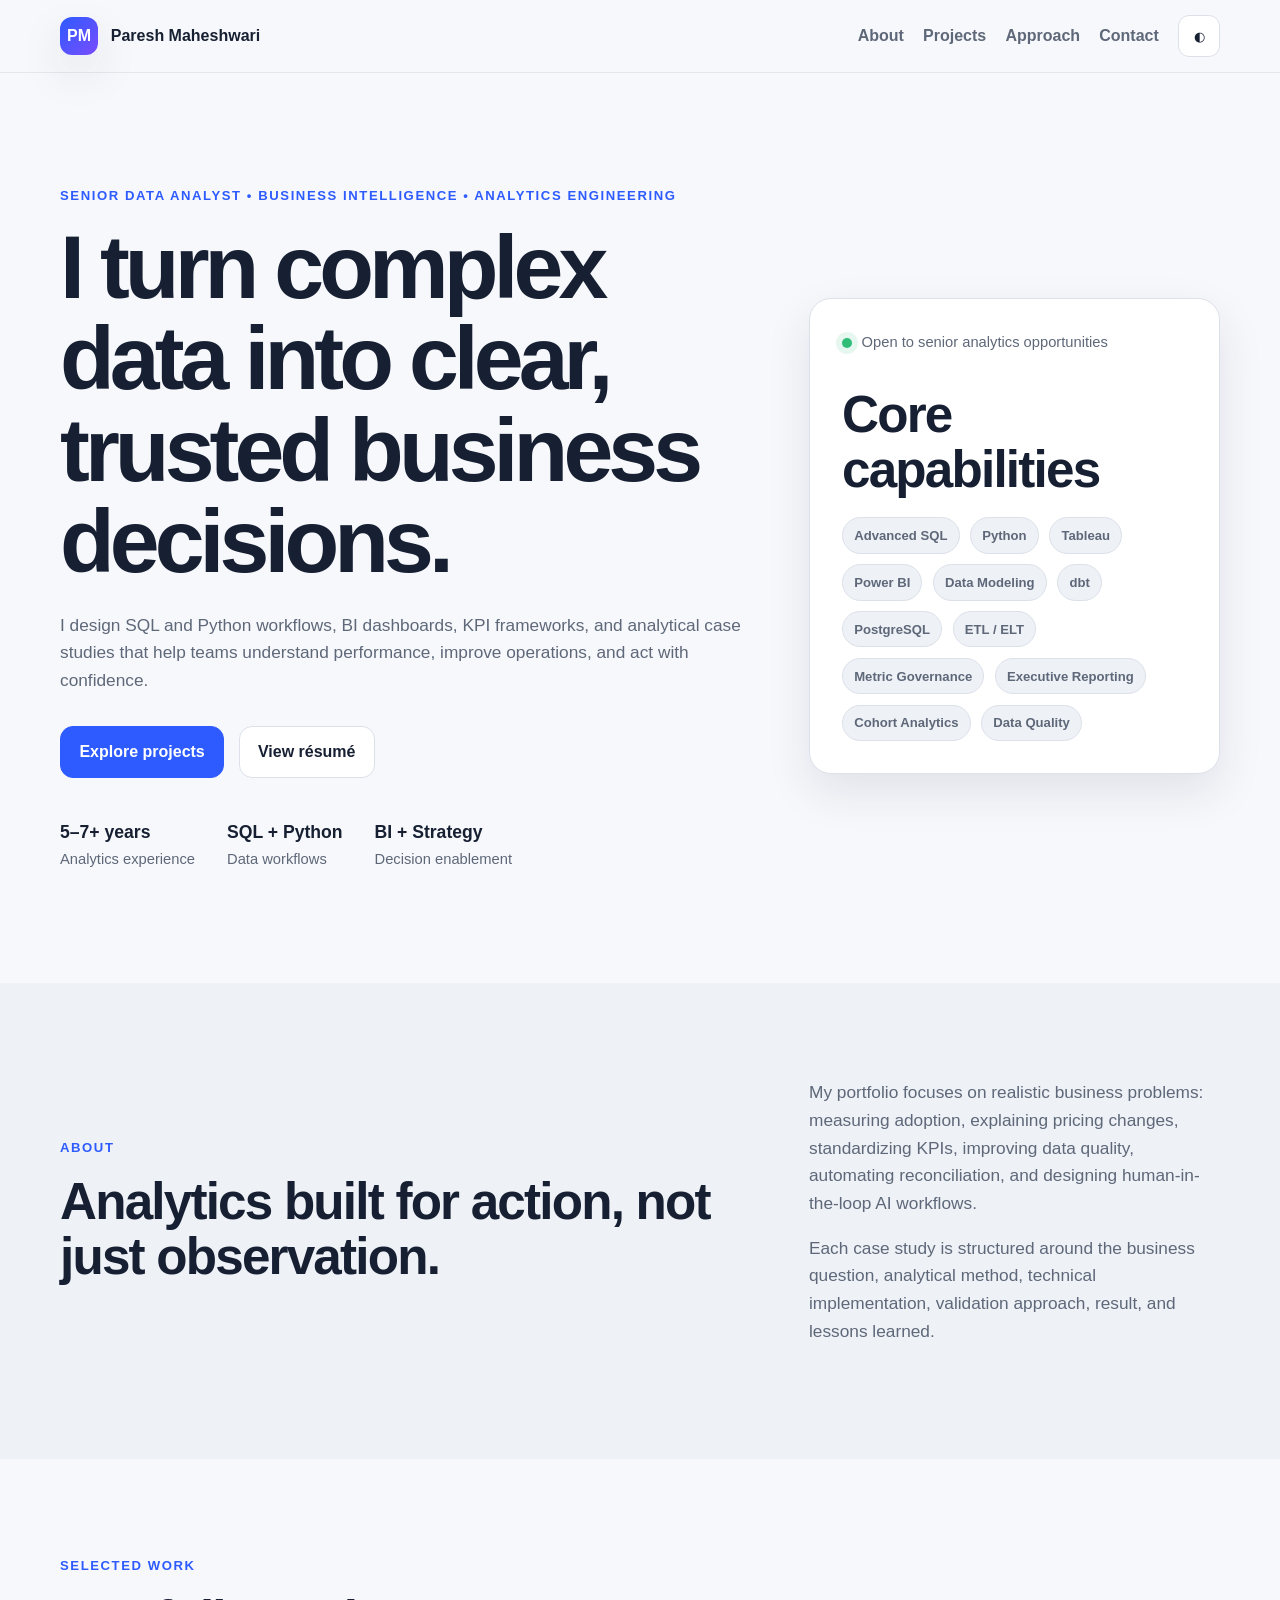
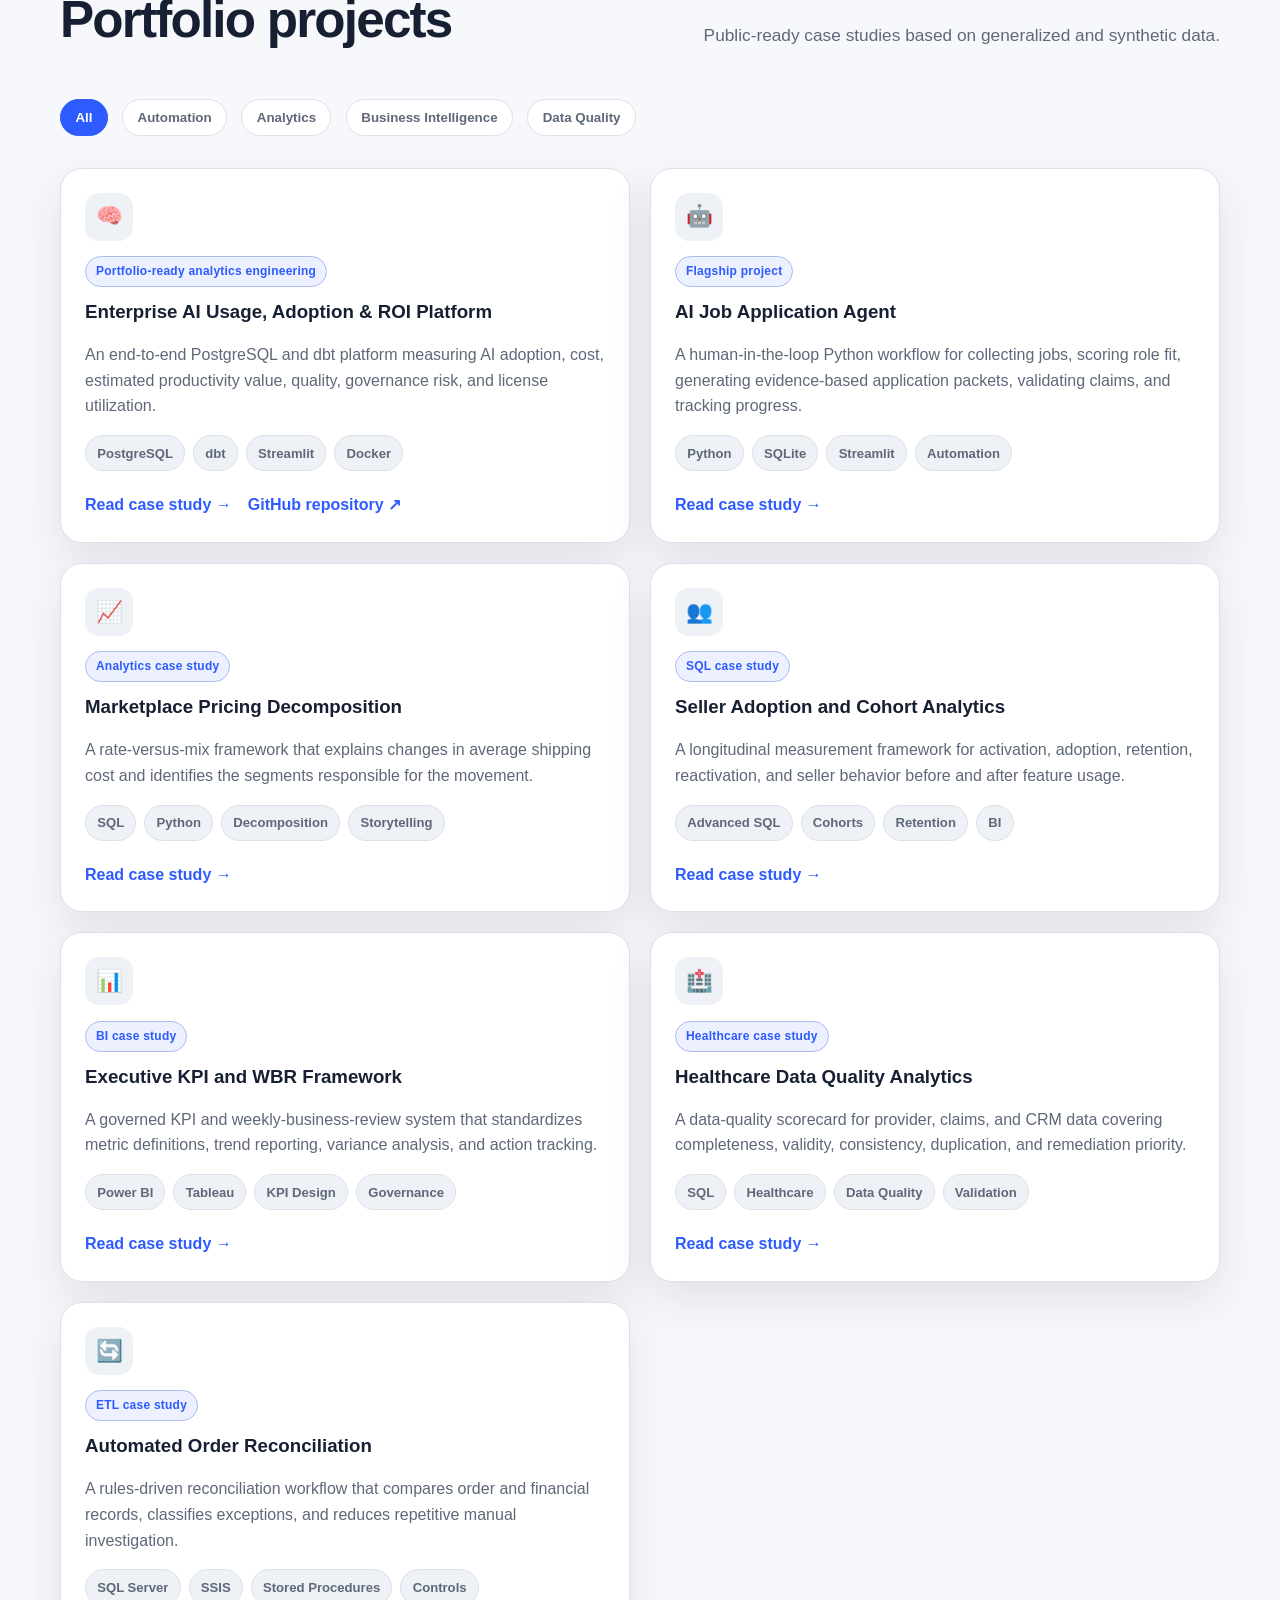
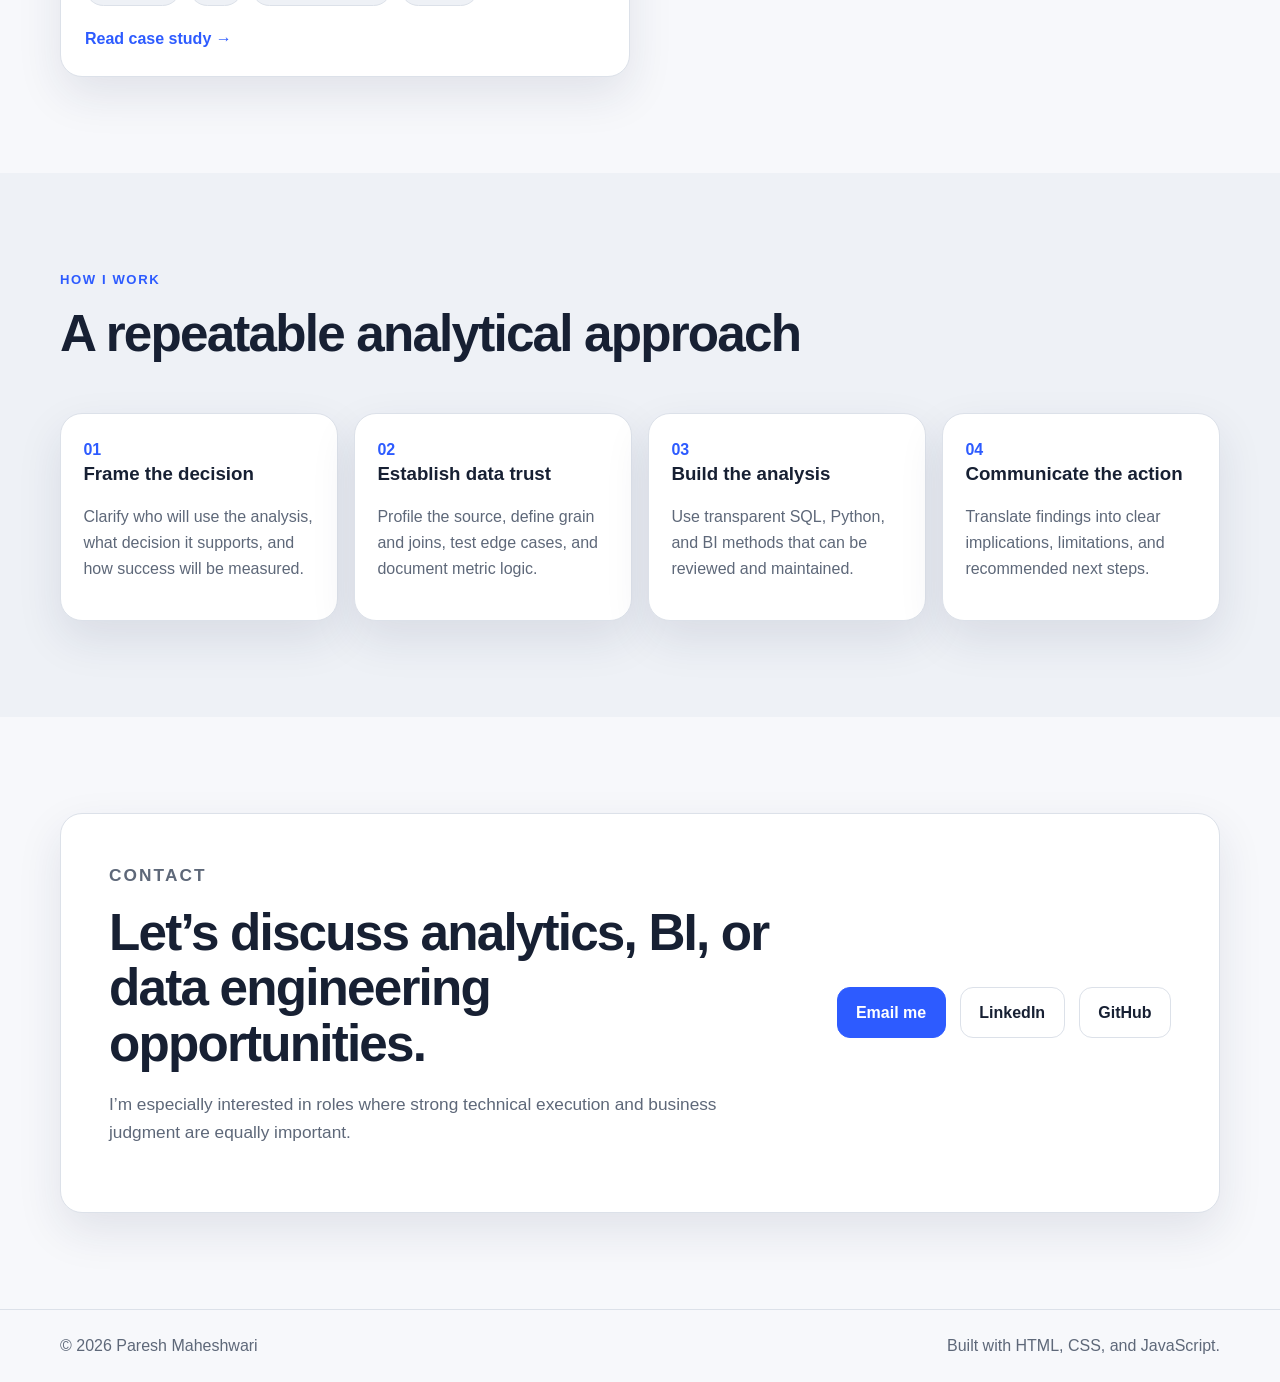
<file: docs/index.html>
<!DOCTYPE html>
<html lang="en">
<head>
  <meta charset="UTF-8" />
  <meta name="viewport" content="width=device-width, initial-scale=1.0" />
  <meta
    name="description"
    content="Paresh Maheshwari — Senior Data Analyst and Business Intelligence portfolio."
  />
  <title>Paresh Maheshwari | Data & BI Portfolio</title>
  <link rel="stylesheet" href="assets/styles.css" />
</head>
<body>
  <a class="skip-link" href="#main-content">Skip to main content</a>

  <header class="site-header">
    <nav class="nav container" aria-label="Main navigation">
      <a class="brand" href="#top" aria-label="Portfolio home">
        <span class="brand-mark">PM</span>
        <span>Paresh Maheshwari</span>
      </a>

      <button
        id="menu-toggle"
        class="menu-toggle"
        aria-expanded="false"
        aria-controls="nav-links"
        aria-label="Toggle navigation"
      >
        ☰
      </button>

      <div id="nav-links" class="nav-links">
        <a href="#about">About</a>
        <a href="#projects">Projects</a>
        <a href="#approach">Approach</a>
        <a href="#contact">Contact</a>
        <button id="theme-toggle" class="theme-toggle" type="button" aria-label="Toggle color theme">
          ◐
        </button>
      </div>
    </nav>
  </header>

  <main id="main-content">
    <section id="top" class="hero section">
      <div class="container hero-grid">
        <div class="hero-copy">
          <p class="eyebrow">Senior Data Analyst • Business Intelligence • Analytics Engineering</p>
          <h1>I turn complex data into clear, trusted business decisions.</h1>
          <p class="hero-text">
            I design SQL and Python workflows, BI dashboards, KPI frameworks, and analytical
            case studies that help teams understand performance, improve operations, and act with confidence.
          </p>

          <div class="hero-actions">
            <a class="button primary" href="#projects">Explore projects</a>
            <a class="button secondary" href="assets/Paresh_Maheshwari_Resume.docx" target="_blank" rel="noreferrer">View résumé</a>
          </div>

          <ul class="proof-points" aria-label="Professional highlights">
            <li><strong>5–7+ years</strong><span>Analytics experience</span></li>
            <li><strong>SQL + Python</strong><span>Data workflows</span></li>
            <li><strong>BI + Strategy</strong><span>Decision enablement</span></li>
          </ul>
        </div>

        <aside class="hero-card" aria-label="Core capabilities">
          <div class="status-row">
            <span class="status-dot"></span>
            <span>Open to senior analytics opportunities</span>
          </div>
          <h2>Core capabilities</h2>
          <div class="skill-cloud">
            <span>Advanced SQL</span>
            <span>Python</span>
            <span>Tableau</span>
            <span>Power BI</span>
            <span>Data Modeling</span>
            <span>dbt</span>
            <span>PostgreSQL</span>
            <span>ETL / ELT</span>
            <span>Metric Governance</span>
            <span>Executive Reporting</span>
            <span>Cohort Analytics</span>
            <span>Data Quality</span>
          </div>
        </aside>
      </div>
    </section>

    <section id="about" class="section muted-section">
      <div class="container split-grid">
        <div>
          <p class="eyebrow">About</p>
          <h2>Analytics built for action, not just observation.</h2>
        </div>
        <div class="body-copy">
          <p>
            My portfolio focuses on realistic business problems: measuring adoption, explaining
            pricing changes, standardizing KPIs, improving data quality, automating reconciliation,
            and designing human-in-the-loop AI workflows.
          </p>
          <p>
            Each case study is structured around the business question, analytical method,
            technical implementation, validation approach, result, and lessons learned.
          </p>
        </div>
      </div>
    </section>

    <section id="projects" class="section">
      <div class="container">
        <div class="section-heading">
          <div>
            <p class="eyebrow">Selected work</p>
            <h2>Portfolio projects</h2>
          </div>
          <p>Public-ready case studies based on generalized and synthetic data.</p>
        </div>

        <div class="filters" role="group" aria-label="Project filters">
          <button class="filter-button active" data-filter="all">All</button>
          <button class="filter-button" data-filter="automation">Automation</button>
          <button class="filter-button" data-filter="analytics">Analytics</button>
          <button class="filter-button" data-filter="bi">Business Intelligence</button>
          <button class="filter-button" data-filter="data-quality">Data Quality</button>
        </div>

        <div id="project-grid" class="project-grid">
  <article class="project-card" data-category="analytics" data-project="enterprise-ai-usage-dashboard">
    <div class="project-icon" aria-hidden="true">🧠</div>
    <div class="project-meta">
      <span class="project-status">Portfolio-ready analytics engineering</span>
    </div>
    <h3>Enterprise AI Usage, Adoption &amp; ROI Platform</h3>
    <p>
      An end-to-end PostgreSQL and dbt platform measuring AI adoption, cost,
      estimated productivity value, quality, governance risk, and license utilization.
    </p>
    <div class="project-tags">
      <span class="tag">PostgreSQL</span>
      <span class="tag">dbt</span>
      <span class="tag">Streamlit</span>
      <span class="tag">Docker</span>
    </div>
    <div class="project-links">
      <a href="case-studies/enterprise-ai-usage-dashboard.html">Read case study →</a>
      <a href="https://github.com/pareshmaheshwari910/enterprise-ai-usage-dashboard" target="_blank" rel="noreferrer">GitHub repository ↗</a>
    </div>
  </article>
  <article class="project-card" data-category="automation">
    <div class="project-icon" aria-hidden="true">🤖</div>
    <div class="project-meta">
      <span class="project-status">Flagship project</span>
    </div>
    <h3>AI Job Application Agent</h3>
    <p>
      A human-in-the-loop Python workflow for collecting jobs, scoring role fit,
      generating evidence-based application packets, validating claims, and tracking progress.
    </p>
    <div class="project-tags">
      <span class="tag">Python</span>
      <span class="tag">SQLite</span>
      <span class="tag">Streamlit</span>
      <span class="tag">Automation</span>
    </div>
    <div class="project-links">
      <a href="case-studies/ai-job-application-agent.html">Read case study →</a>
    </div>
  </article>

  <article class="project-card" data-category="analytics">
    <div class="project-icon" aria-hidden="true">📈</div>
    <div class="project-meta">
      <span class="project-status">Analytics case study</span>
    </div>
    <h3>Marketplace Pricing Decomposition</h3>
    <p>
      A rate-versus-mix framework that explains changes in average shipping cost
      and identifies the segments responsible for the movement.
    </p>
    <div class="project-tags">
      <span class="tag">SQL</span>
      <span class="tag">Python</span>
      <span class="tag">Decomposition</span>
      <span class="tag">Storytelling</span>
    </div>
    <div class="project-links">
      <a href="case-studies/marketplace-pricing-decomposition.html">Read case study →</a>
    </div>
  </article>

  <article class="project-card" data-category="analytics">
    <div class="project-icon" aria-hidden="true">👥</div>
    <div class="project-meta">
      <span class="project-status">SQL case study</span>
    </div>
    <h3>Seller Adoption and Cohort Analytics</h3>
    <p>
      A longitudinal measurement framework for activation, adoption, retention,
      reactivation, and seller behavior before and after feature usage.
    </p>
    <div class="project-tags">
      <span class="tag">Advanced SQL</span>
      <span class="tag">Cohorts</span>
      <span class="tag">Retention</span>
      <span class="tag">BI</span>
    </div>
    <div class="project-links">
      <a href="case-studies/seller-adoption-cohort-analytics.html">Read case study →</a>
    </div>
  </article>

  <article class="project-card" data-category="bi">
    <div class="project-icon" aria-hidden="true">📊</div>
    <div class="project-meta">
      <span class="project-status">BI case study</span>
    </div>
    <h3>Executive KPI and WBR Framework</h3>
    <p>
      A governed KPI and weekly-business-review system that standardizes metric
      definitions, trend reporting, variance analysis, and action tracking.
    </p>
    <div class="project-tags">
      <span class="tag">Power BI</span>
      <span class="tag">Tableau</span>
      <span class="tag">KPI Design</span>
      <span class="tag">Governance</span>
    </div>
    <div class="project-links">
      <a href="case-studies/executive-kpi-wbr-framework.html">Read case study →</a>
    </div>
  </article>

  <article class="project-card" data-category="data-quality">
    <div class="project-icon" aria-hidden="true">🏥</div>
    <div class="project-meta">
      <span class="project-status">Healthcare case study</span>
    </div>
    <h3>Healthcare Data Quality Analytics</h3>
    <p>
      A data-quality scorecard for provider, claims, and CRM data covering
      completeness, validity, consistency, duplication, and remediation priority.
    </p>
    <div class="project-tags">
      <span class="tag">SQL</span>
      <span class="tag">Healthcare</span>
      <span class="tag">Data Quality</span>
      <span class="tag">Validation</span>
    </div>
    <div class="project-links">
      <a href="case-studies/healthcare-data-quality-analytics.html">Read case study →</a>
    </div>
  </article>

  <article class="project-card" data-category="automation">
    <div class="project-icon" aria-hidden="true">🔄</div>
    <div class="project-meta">
      <span class="project-status">ETL case study</span>
    </div>
    <h3>Automated Order Reconciliation</h3>
    <p>
      A rules-driven reconciliation workflow that compares order and financial
      records, classifies exceptions, and reduces repetitive manual investigation.
    </p>
    <div class="project-tags">
      <span class="tag">SQL Server</span>
      <span class="tag">SSIS</span>
      <span class="tag">Stored Procedures</span>
      <span class="tag">Controls</span>
    </div>
    <div class="project-links">
      <a href="case-studies/automated-order-reconciliation.html">Read case study →</a>
    </div>
  </article>
</div>
      </div>
    </section>

    <section id="approach" class="section muted-section">
      <div class="container">
        <div class="section-heading">
          <div>
            <p class="eyebrow">How I work</p>
            <h2>A repeatable analytical approach</h2>
          </div>
        </div>

        <div class="process-grid">
          <article>
            <span>01</span>
            <h3>Frame the decision</h3>
            <p>Clarify who will use the analysis, what decision it supports, and how success will be measured.</p>
          </article>
          <article>
            <span>02</span>
            <h3>Establish data trust</h3>
            <p>Profile the source, define grain and joins, test edge cases, and document metric logic.</p>
          </article>
          <article>
            <span>03</span>
            <h3>Build the analysis</h3>
            <p>Use transparent SQL, Python, and BI methods that can be reviewed and maintained.</p>
          </article>
          <article>
            <span>04</span>
            <h3>Communicate the action</h3>
            <p>Translate findings into clear implications, limitations, and recommended next steps.</p>
          </article>
        </div>
      </div>
    </section>

    <section id="contact" class="section">
      <div class="container contact-card">
        <div>
          <p class="eyebrow">Contact</p>
          <h2>Let’s discuss analytics, BI, or data engineering opportunities.</h2>
          <p>
            I’m especially interested in roles where strong technical execution and business
            judgment are equally important.
          </p>
        </div>
        <div class="contact-actions">
          <a class="button primary" href="mailto:paresh.15392@gmail.com">Email me</a>
          <a class="button secondary" href="https://www.linkedin.com/in/paresh-maheshwari-26395112b/" target="_blank" rel="noreferrer">LinkedIn</a>
          <a class="button secondary" href="https://github.com/pareshmaheshwari910" target="_blank" rel="noreferrer">GitHub</a>
        </div>
      </div>
    </section>
  </main>

  <footer class="footer">
    <div class="container footer-row">
      <span>© <span id="year"></span> Paresh Maheshwari</span>
      <span>Built with HTML, CSS, and JavaScript.</span>
    </div>
  </footer>

  <script src="assets/script.js"></script>
</body>
</html>
</file>
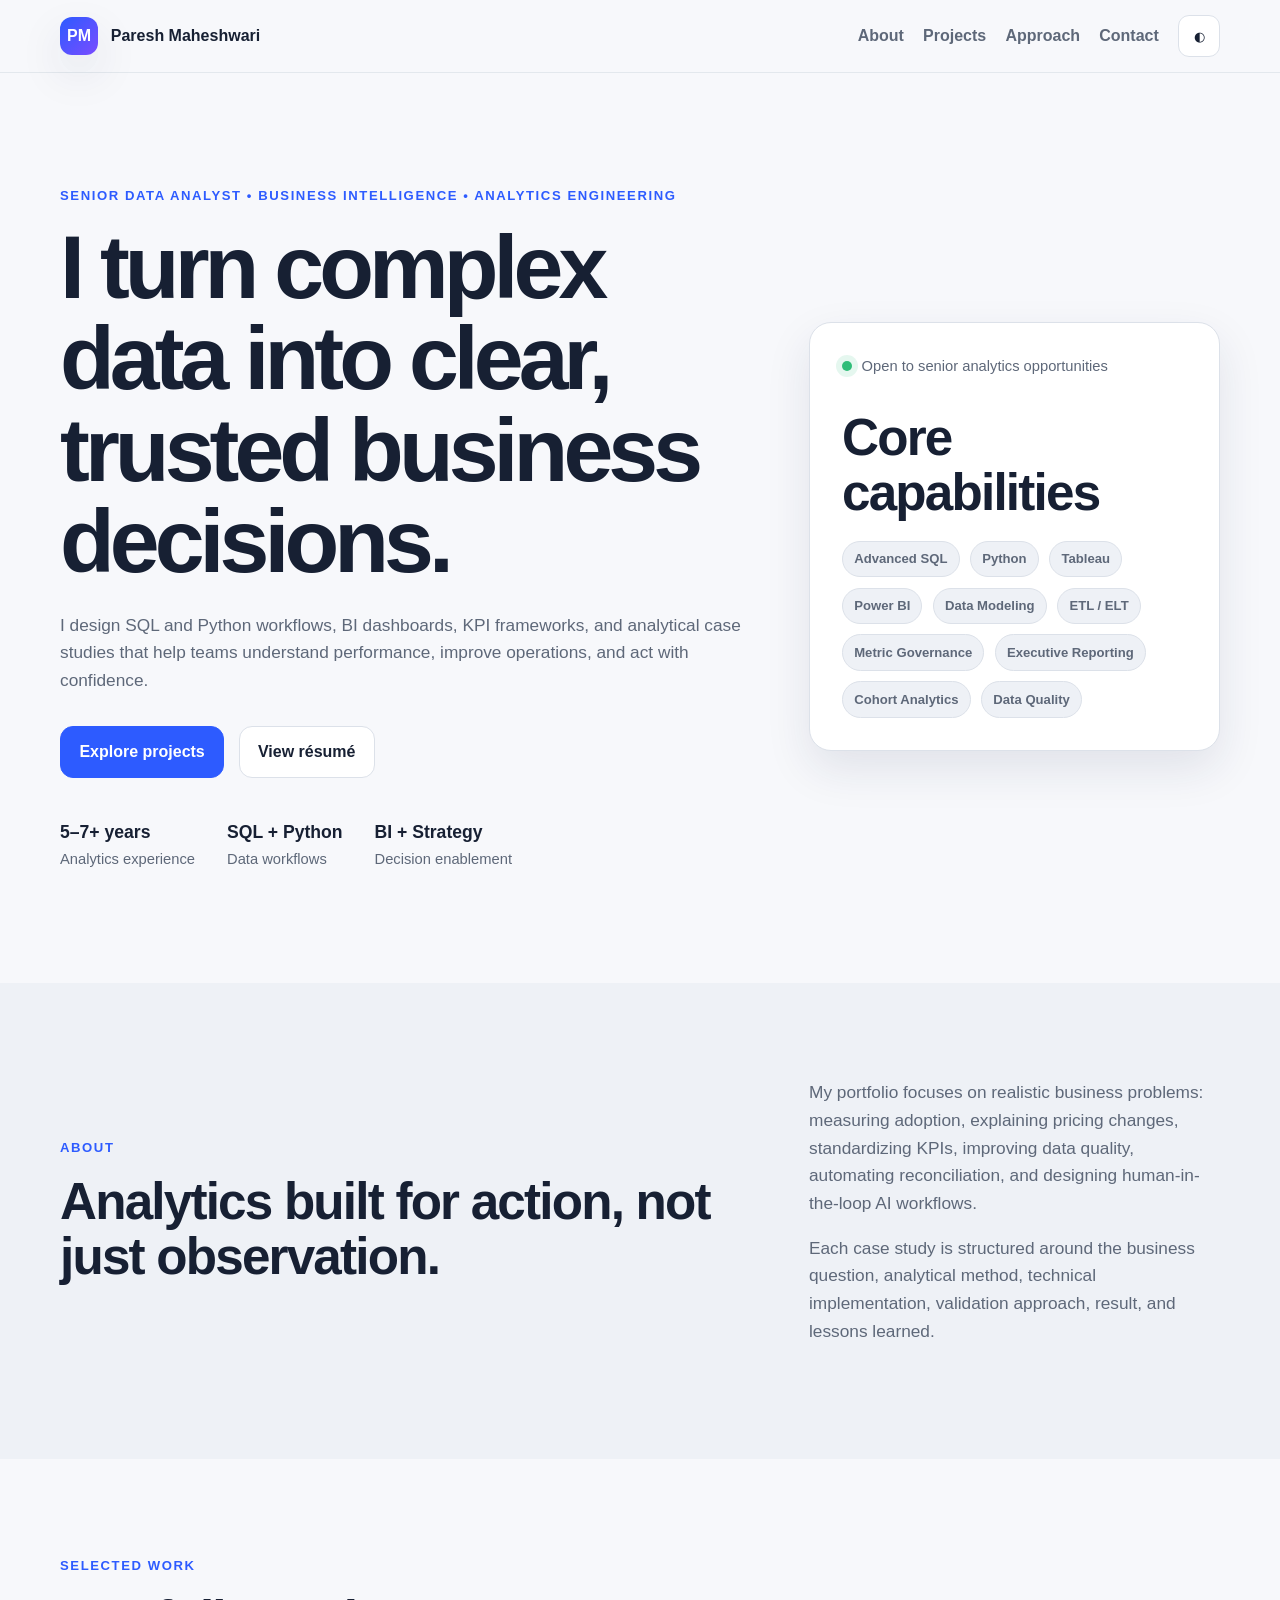
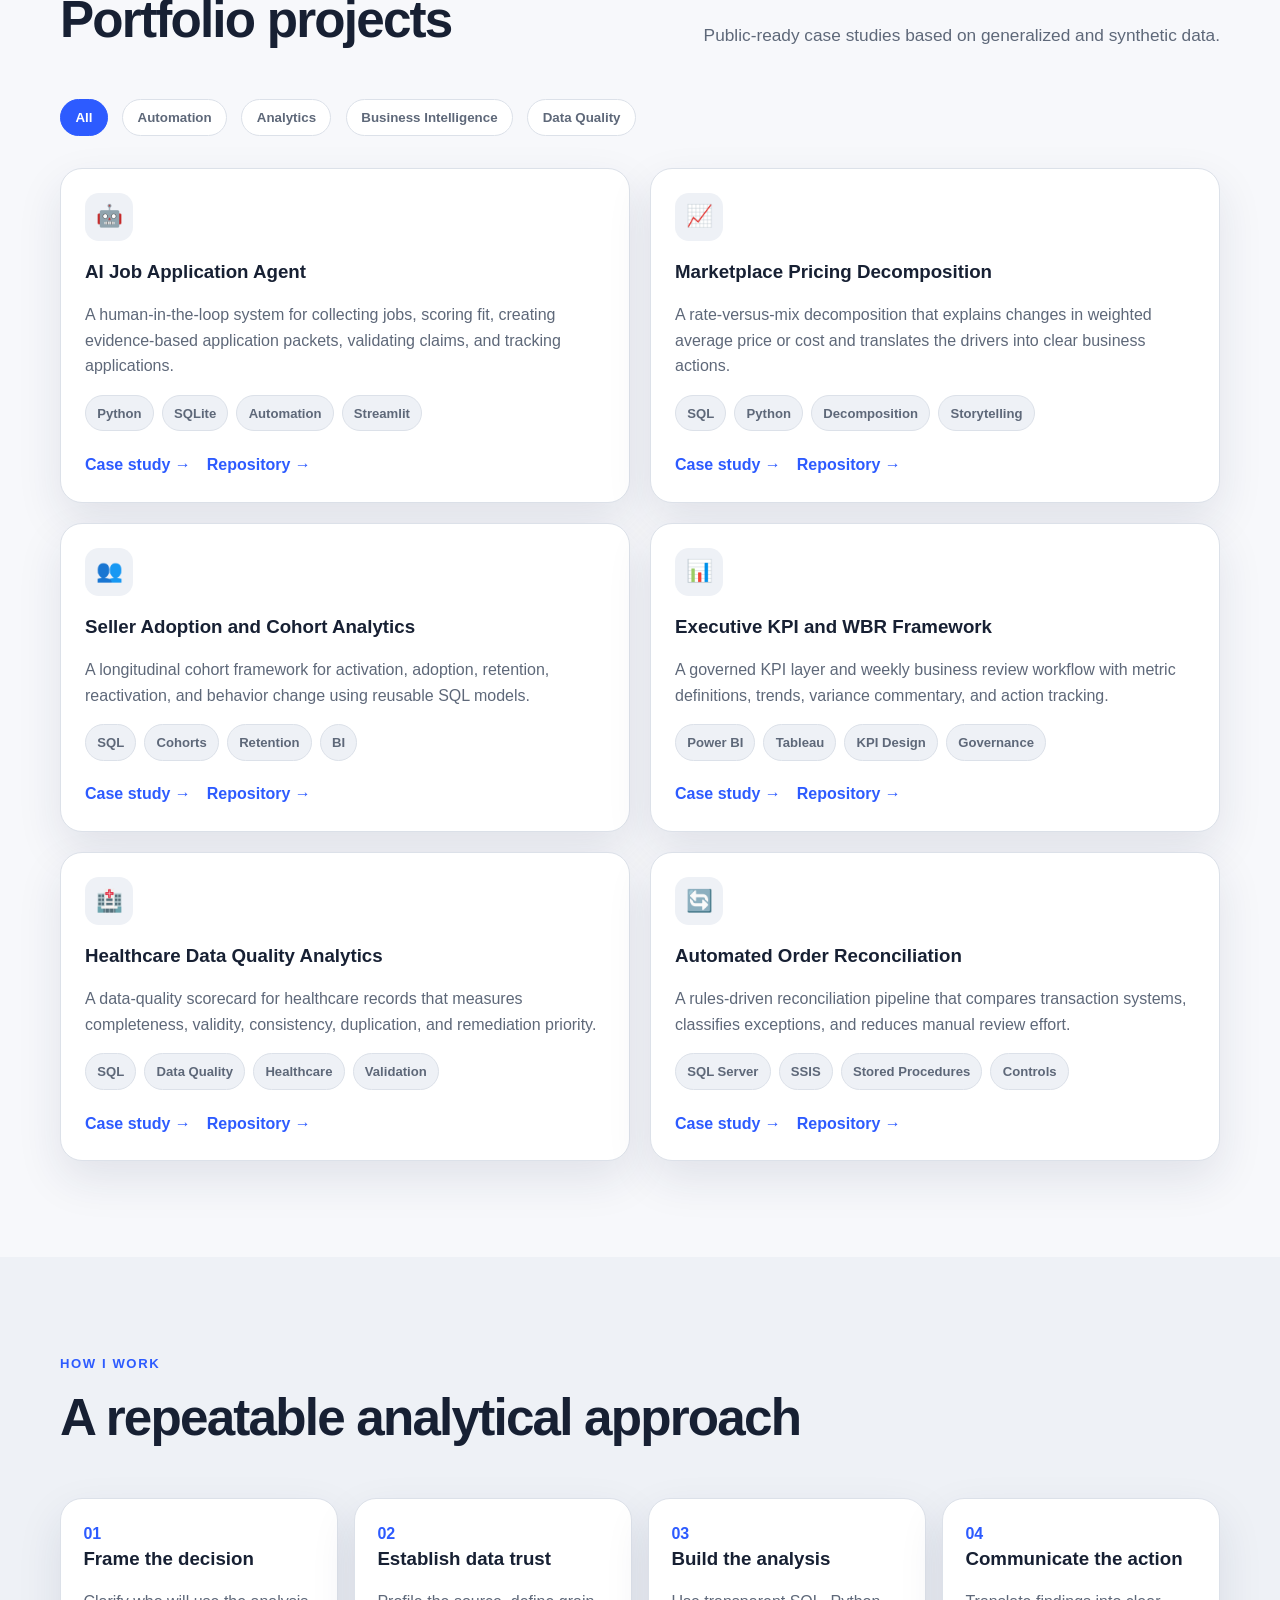
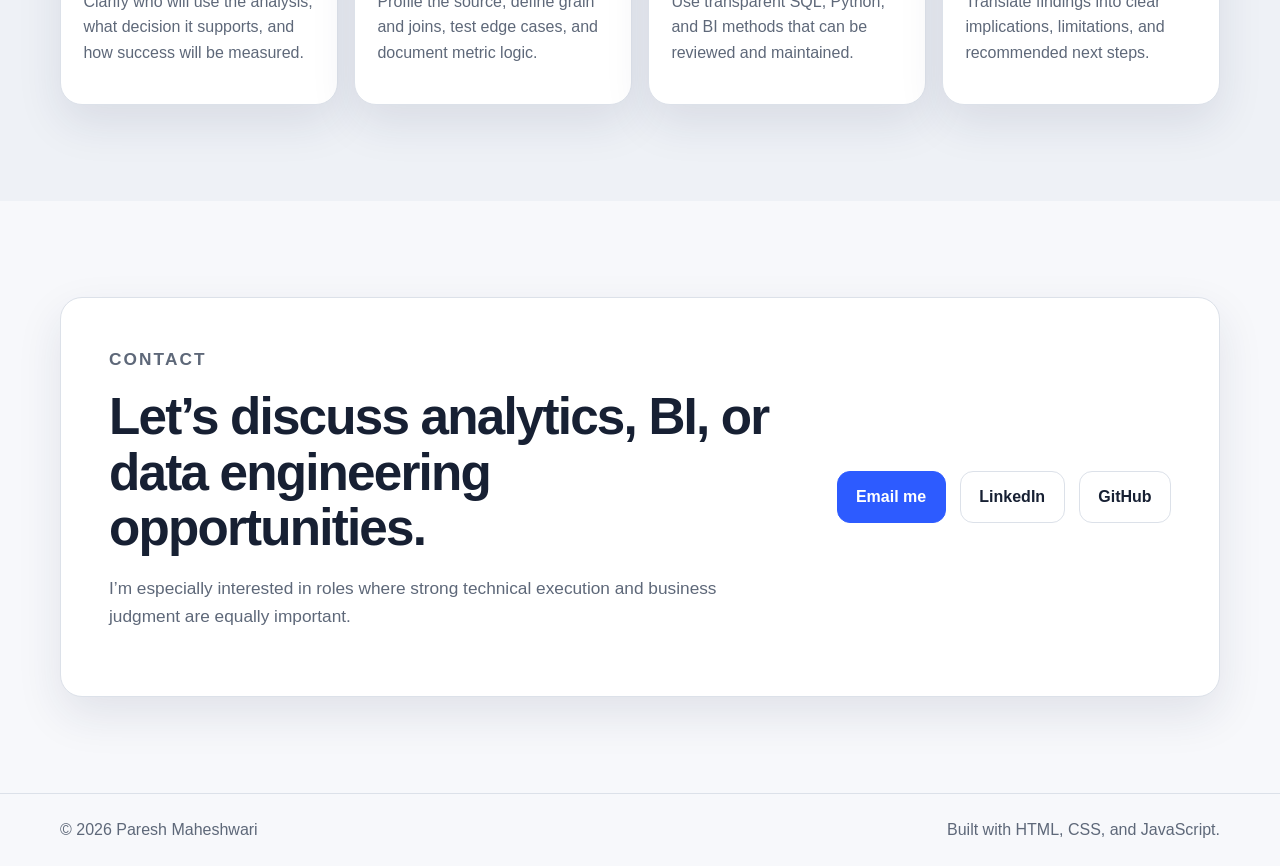
<file: .portfolio_backup_20260724_130148/docs/index.html>
<!DOCTYPE html>
<html lang="en">
<head>
  <meta charset="UTF-8" />
  <meta name="viewport" content="width=device-width, initial-scale=1.0" />
  <meta
    name="description"
    content="Paresh Maheshwari — Senior Data Analyst and Business Intelligence portfolio."
  />
  <title>Paresh Maheshwari | Data & BI Portfolio</title>
  <link rel="stylesheet" href="assets/styles.css" />
</head>
<body>
  <a class="skip-link" href="#main-content">Skip to main content</a>

  <header class="site-header">
    <nav class="nav container" aria-label="Main navigation">
      <a class="brand" href="#top" aria-label="Portfolio home">
        <span class="brand-mark">PM</span>
        <span>Paresh Maheshwari</span>
      </a>

      <button
        id="menu-toggle"
        class="menu-toggle"
        aria-expanded="false"
        aria-controls="nav-links"
        aria-label="Toggle navigation"
      >
        ☰
      </button>

      <div id="nav-links" class="nav-links">
        <a href="#about">About</a>
        <a href="#projects">Projects</a>
        <a href="#approach">Approach</a>
        <a href="#contact">Contact</a>
        <button id="theme-toggle" class="theme-toggle" type="button" aria-label="Toggle color theme">
          ◐
        </button>
      </div>
    </nav>
  </header>

  <main id="main-content">
    <section id="top" class="hero section">
      <div class="container hero-grid">
        <div class="hero-copy">
          <p class="eyebrow">Senior Data Analyst • Business Intelligence • Analytics Engineering</p>
          <h1>I turn complex data into clear, trusted business decisions.</h1>
          <p class="hero-text">
            I design SQL and Python workflows, BI dashboards, KPI frameworks, and analytical
            case studies that help teams understand performance, improve operations, and act with confidence.
          </p>

          <div class="hero-actions">
            <a class="button primary" href="#projects">Explore projects</a>
            <a class="button secondary" href="assets/Paresh_Maheshwari_Senior_Data_BI_Analyst_Resume copy.pdf" target="_blank" rel="noreferrer">View résumé</a>
          </div>

          <ul class="proof-points" aria-label="Professional highlights">
            <li><strong>5–7+ years</strong><span>Analytics experience</span></li>
            <li><strong>SQL + Python</strong><span>Data workflows</span></li>
            <li><strong>BI + Strategy</strong><span>Decision enablement</span></li>
          </ul>
        </div>

        <aside class="hero-card" aria-label="Core capabilities">
          <div class="status-row">
            <span class="status-dot"></span>
            <span>Open to senior analytics opportunities</span>
          </div>
          <h2>Core capabilities</h2>
          <div class="skill-cloud">
            <span>Advanced SQL</span>
            <span>Python</span>
            <span>Tableau</span>
            <span>Power BI</span>
            <span>Data Modeling</span>
            <span>ETL / ELT</span>
            <span>Metric Governance</span>
            <span>Executive Reporting</span>
            <span>Cohort Analytics</span>
            <span>Data Quality</span>
          </div>
        </aside>
      </div>
    </section>

    <section id="about" class="section muted-section">
      <div class="container split-grid">
        <div>
          <p class="eyebrow">About</p>
          <h2>Analytics built for action, not just observation.</h2>
        </div>
        <div class="body-copy">
          <p>
            My portfolio focuses on realistic business problems: measuring adoption, explaining
            pricing changes, standardizing KPIs, improving data quality, automating reconciliation,
            and designing human-in-the-loop AI workflows.
          </p>
          <p>
            Each case study is structured around the business question, analytical method,
            technical implementation, validation approach, result, and lessons learned.
          </p>
        </div>
      </div>
    </section>

    <section id="projects" class="section">
      <div class="container">
        <div class="section-heading">
          <div>
            <p class="eyebrow">Selected work</p>
            <h2>Portfolio projects</h2>
          </div>
          <p>Public-ready case studies based on generalized and synthetic data.</p>
        </div>

        <div class="filters" role="group" aria-label="Project filters">
          <button class="filter-button active" data-filter="all">All</button>
          <button class="filter-button" data-filter="automation">Automation</button>
          <button class="filter-button" data-filter="analytics">Analytics</button>
          <button class="filter-button" data-filter="bi">Business Intelligence</button>
          <button class="filter-button" data-filter="data-quality">Data Quality</button>
        </div>

        <div id="project-grid" class="project-grid"></div>
      </div>
    </section>

    <section id="approach" class="section muted-section">
      <div class="container">
        <div class="section-heading">
          <div>
            <p class="eyebrow">How I work</p>
            <h2>A repeatable analytical approach</h2>
          </div>
        </div>

        <div class="process-grid">
          <article>
            <span>01</span>
            <h3>Frame the decision</h3>
            <p>Clarify who will use the analysis, what decision it supports, and how success will be measured.</p>
          </article>
          <article>
            <span>02</span>
            <h3>Establish data trust</h3>
            <p>Profile the source, define grain and joins, test edge cases, and document metric logic.</p>
          </article>
          <article>
            <span>03</span>
            <h3>Build the analysis</h3>
            <p>Use transparent SQL, Python, and BI methods that can be reviewed and maintained.</p>
          </article>
          <article>
            <span>04</span>
            <h3>Communicate the action</h3>
            <p>Translate findings into clear implications, limitations, and recommended next steps.</p>
          </article>
        </div>
      </div>
    </section>

    <section id="contact" class="section">
      <div class="container contact-card">
        <div>
          <p class="eyebrow">Contact</p>
          <h2>Let’s discuss analytics, BI, or data engineering opportunities.</h2>
          <p>
            I’m especially interested in roles where strong technical execution and business
            judgment are equally important.
          </p>
        </div>
        <div class="contact-actions">
          <a class="button primary" href="mailto:paresh.15392@gmail.com">Email me</a>
          <a class="button secondary" href="https://www.linkedin.com/in/paresh-maheshwari-26395112b/" target="_blank" rel="noreferrer">LinkedIn</a>
          <a class="button secondary" href="https://github.com/pareshmaheshwari910" target="_blank" rel="noreferrer">GitHub</a>
        </div>
      </div>
    </section>
  </main>

  <footer class="footer">
    <div class="container footer-row">
      <span>© <span id="year"></span> Paresh Maheshwari</span>
      <span>Built with HTML, CSS, and JavaScript.</span>
    </div>
  </footer>

  <script src="assets/script.js"></script>
</body>
</html>
</file>
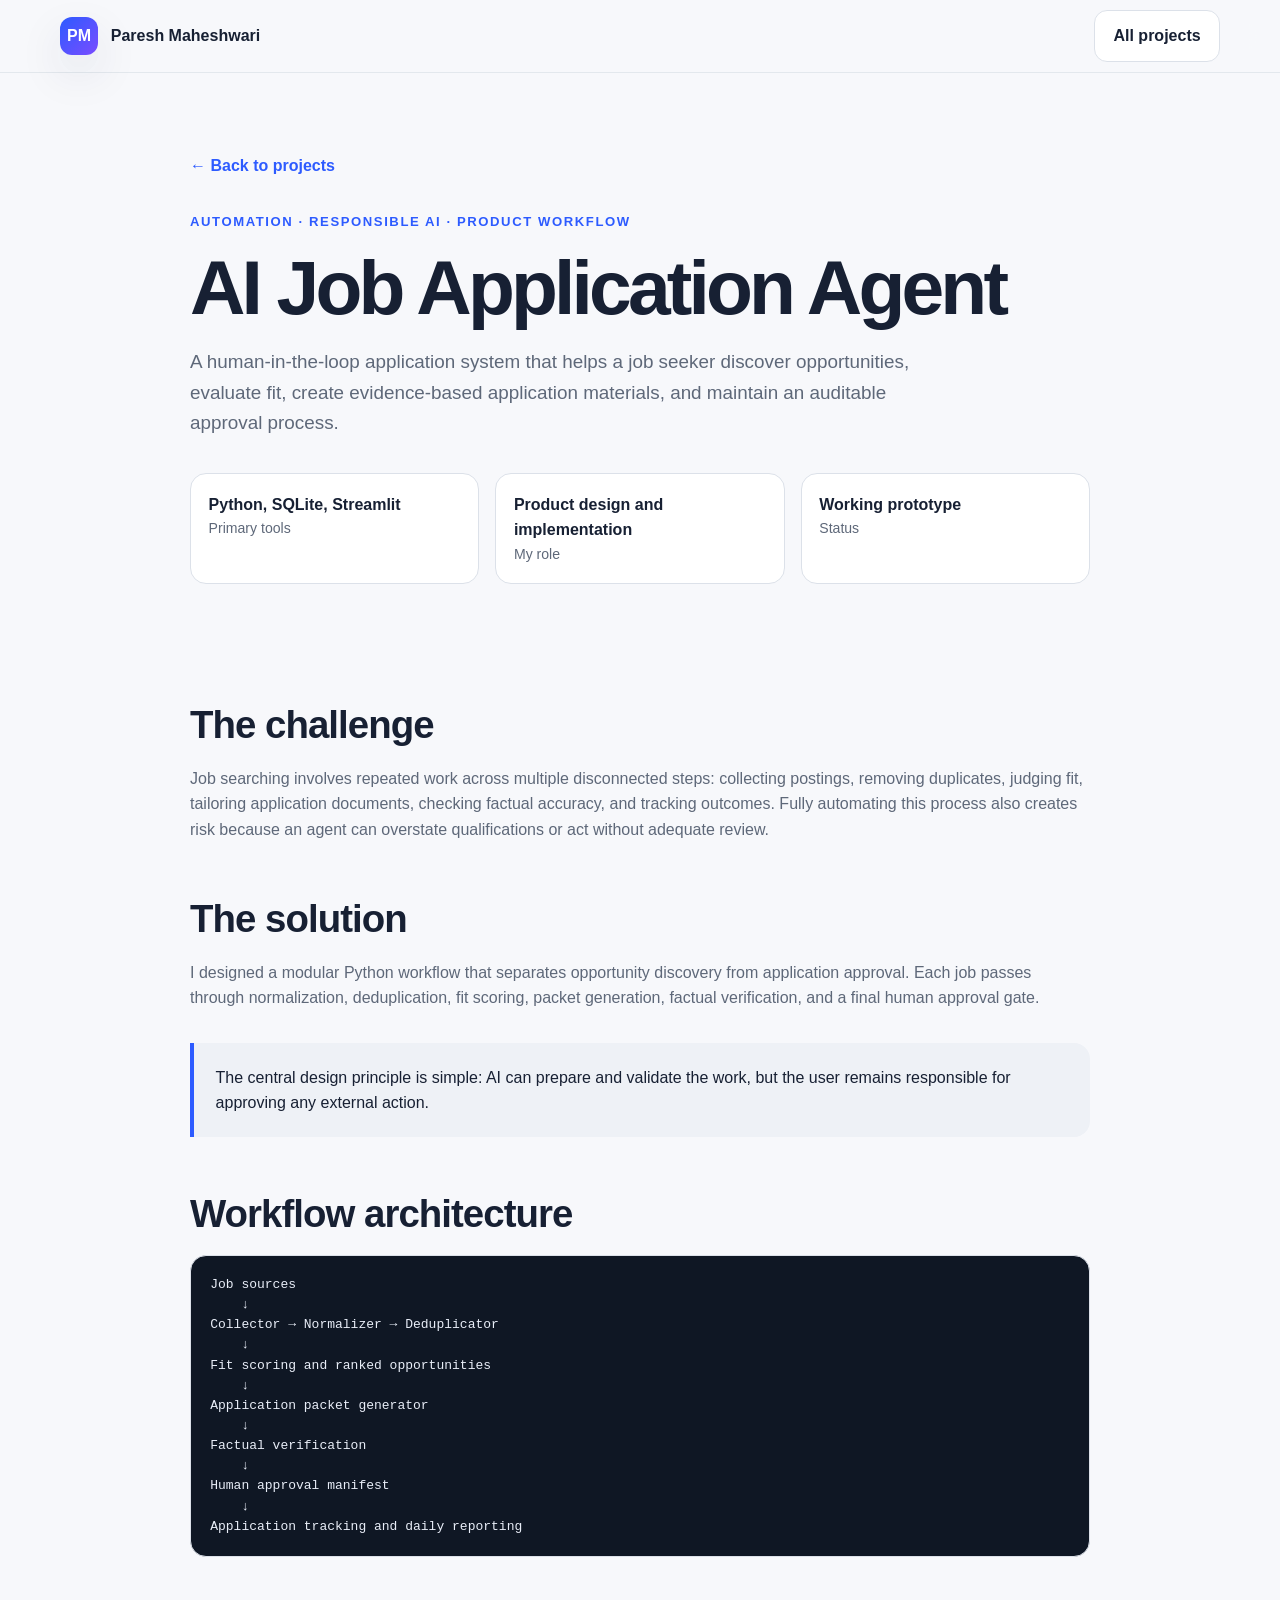
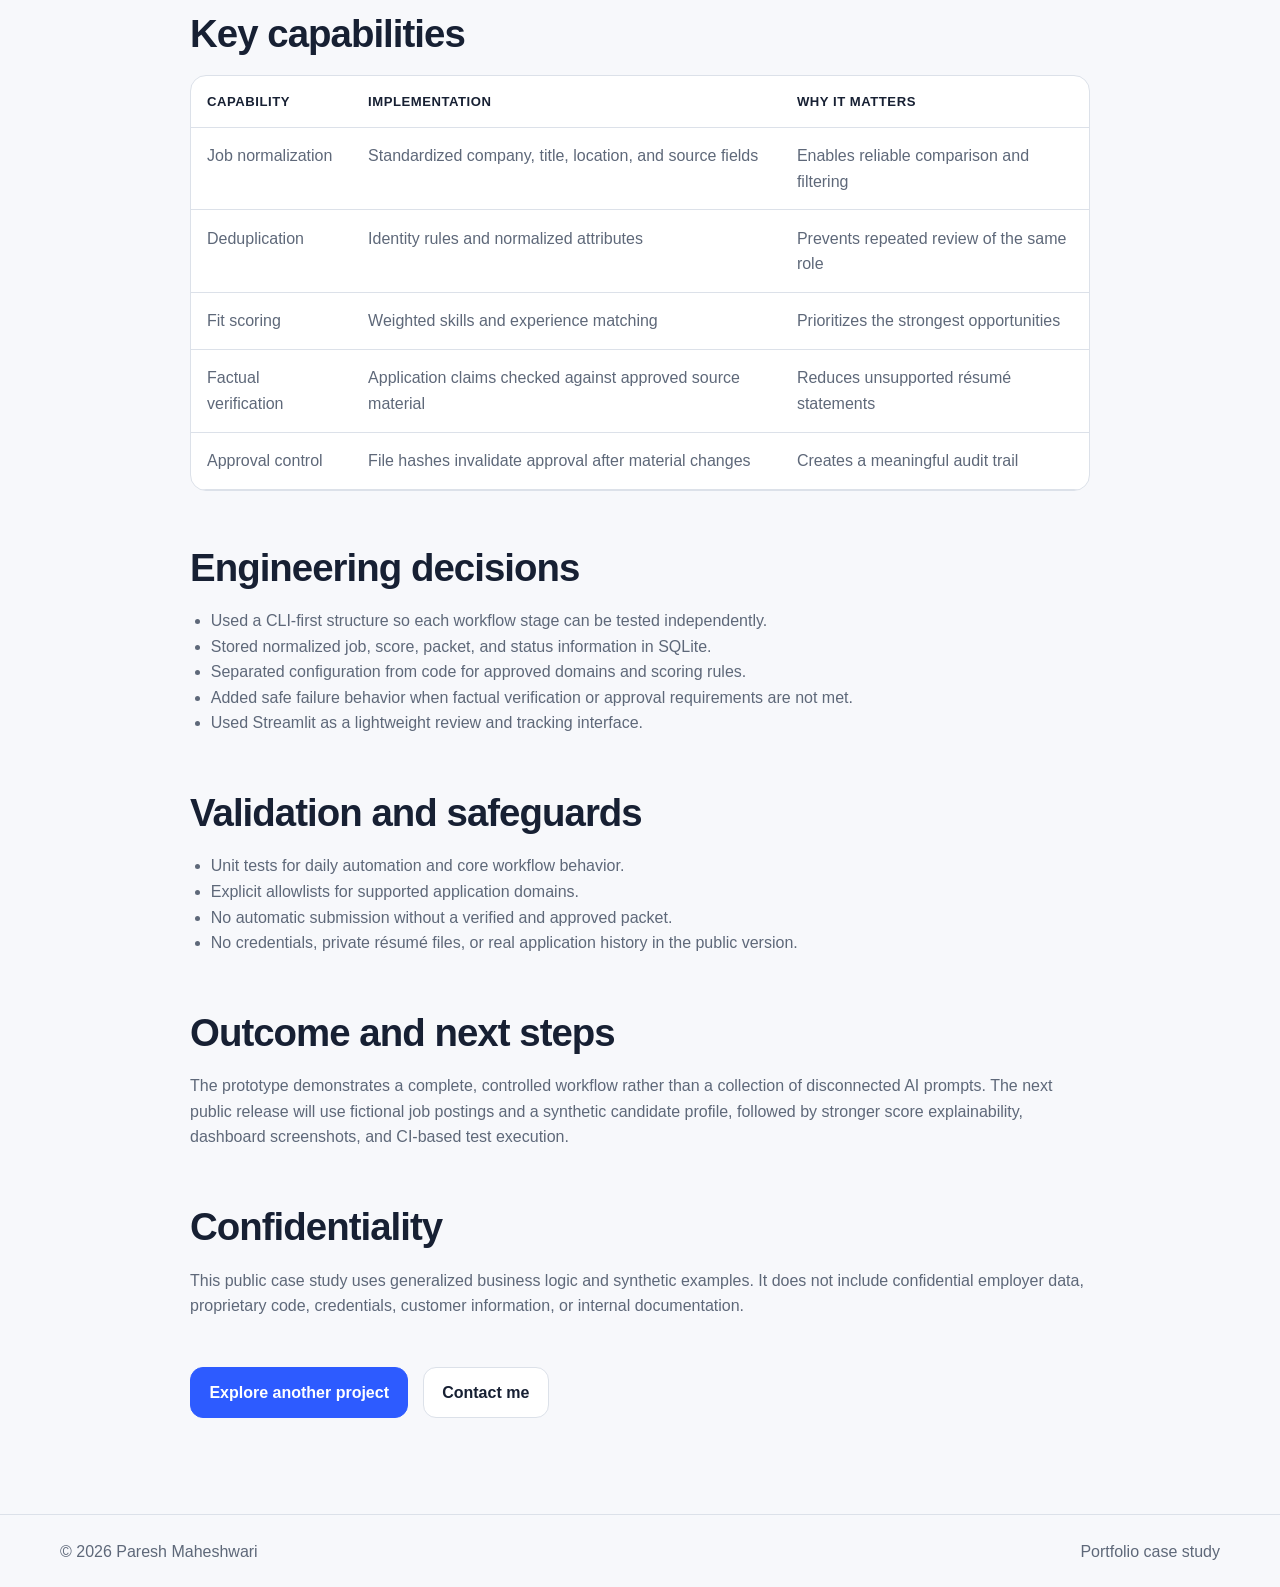
<file: docs/case-studies/ai-job-application-agent.html>
<!DOCTYPE html>
<html lang="en">
<head>
  <meta charset="UTF-8" />
  <meta name="viewport" content="width=device-width, initial-scale=1.0" />
  <meta name="description" content="AI Job Application Agent portfolio case study by Paresh Maheshwari." />
  <title>AI Job Application Agent | Paresh Maheshwari</title>
  <link rel="stylesheet" href="../assets/styles.css" />
</head>
<body>
  <header class="site-header">
    <nav class="nav container" aria-label="Case study navigation">
      <a class="brand" href="../index.html">
        <span class="brand-mark">PM</span>
        <span>Paresh Maheshwari</span>
      </a>
      <a class="button secondary" href="../index.html#projects">All projects</a>
    </nav>
  </header>

  <main>
    <section class="case-study-hero">
      <div class="case-study-shell">
        <a class="case-study-back" href="../index.html#projects">← Back to projects</a>
        <p class="eyebrow">Automation · Responsible AI · Product workflow</p>
        <h1 class="case-study-title">AI Job Application Agent</h1>
        <p class="case-study-lead">A human-in-the-loop application system that helps a job seeker discover opportunities, evaluate fit, create evidence-based application materials, and maintain an auditable approval process.</p>

        <div class="case-study-facts">
          <div class="case-study-fact"><strong>Python, SQLite, Streamlit</strong><span>Primary tools</span></div>
<div class="case-study-fact"><strong>Product design and implementation</strong><span>My role</span></div>
<div class="case-study-fact"><strong>Working prototype</strong><span>Status</span></div>
        </div>
      </div>
    </section>

    <section class="case-study-content">
      <div class="case-study-shell">
        <section class="case-study-section">
  <h2>The challenge</h2>
  <p>
    Job searching involves repeated work across multiple disconnected steps: collecting postings,
    removing duplicates, judging fit, tailoring application documents, checking factual accuracy,
    and tracking outcomes. Fully automating this process also creates risk because an agent can
    overstate qualifications or act without adequate review.
  </p>
</section>

<section class="case-study-section">
  <h2>The solution</h2>
  <p>
    I designed a modular Python workflow that separates opportunity discovery from application
    approval. Each job passes through normalization, deduplication, fit scoring, packet generation,
    factual verification, and a final human approval gate.
  </p>
  <div class="case-study-callout">
    The central design principle is simple: AI can prepare and validate the work, but the user
    remains responsible for approving any external action.
  </div>
</section>

<section class="case-study-section">
  <h2>Workflow architecture</h2>
  <pre class="case-study-code">Job sources
    ↓
Collector → Normalizer → Deduplicator
    ↓
Fit scoring and ranked opportunities
    ↓
Application packet generator
    ↓
Factual verification
    ↓
Human approval manifest
    ↓
Application tracking and daily reporting</pre>
</section>

<section class="case-study-section">
  <h2>Key capabilities</h2>
  <div class="case-study-table-wrap">
    <table class="case-study-table">
      <thead><tr><th>Capability</th><th>Implementation</th><th>Why it matters</th></tr></thead>
      <tbody>
        <tr><td>Job normalization</td><td>Standardized company, title, location, and source fields</td><td>Enables reliable comparison and filtering</td></tr>
        <tr><td>Deduplication</td><td>Identity rules and normalized attributes</td><td>Prevents repeated review of the same role</td></tr>
        <tr><td>Fit scoring</td><td>Weighted skills and experience matching</td><td>Prioritizes the strongest opportunities</td></tr>
        <tr><td>Factual verification</td><td>Application claims checked against approved source material</td><td>Reduces unsupported résumé statements</td></tr>
        <tr><td>Approval control</td><td>File hashes invalidate approval after material changes</td><td>Creates a meaningful audit trail</td></tr>
      </tbody>
    </table>
  </div>
</section>

<section class="case-study-section">
  <h2>Engineering decisions</h2>
  <ul>
    <li>Used a CLI-first structure so each workflow stage can be tested independently.</li>
    <li>Stored normalized job, score, packet, and status information in SQLite.</li>
    <li>Separated configuration from code for approved domains and scoring rules.</li>
    <li>Added safe failure behavior when factual verification or approval requirements are not met.</li>
    <li>Used Streamlit as a lightweight review and tracking interface.</li>
  </ul>
</section>

<section class="case-study-section">
  <h2>Validation and safeguards</h2>
  <ul>
    <li>Unit tests for daily automation and core workflow behavior.</li>
    <li>Explicit allowlists for supported application domains.</li>
    <li>No automatic submission without a verified and approved packet.</li>
    <li>No credentials, private résumé files, or real application history in the public version.</li>
  </ul>
</section>

<section class="case-study-section">
  <h2>Outcome and next steps</h2>
  <p>
    The prototype demonstrates a complete, controlled workflow rather than a collection of
    disconnected AI prompts. The next public release will use fictional job postings and a
    synthetic candidate profile, followed by stronger score explainability, dashboard screenshots,
    and CI-based test execution.
  </p>
</section>

        <section class="case-study-section">
          <h2>Confidentiality</h2>
          <p>
            This public case study uses generalized business logic and synthetic examples.
            It does not include confidential employer data, proprietary code, credentials,
            customer information, or internal documentation.
          </p>
        </section>

        <div class="case-study-footer-actions">
          <a class="button primary" href="../index.html#projects">Explore another project</a>
          <a class="button secondary" href="../index.html#contact">Contact me</a>
        </div>
      </div>
    </section>
  </main>

  <footer class="footer">
    <div class="container footer-row">
      <span>© <span id="year"></span> Paresh Maheshwari</span>
      <span>Portfolio case study</span>
    </div>
  </footer>

  <script>
    const yearElement = document.querySelector("#year");
    if (yearElement) yearElement.textContent = new Date().getFullYear();

    const savedTheme = localStorage.getItem("portfolio-theme");
    if (savedTheme) document.documentElement.dataset.theme = savedTheme;
  </script>
</body>
</html>
</file>
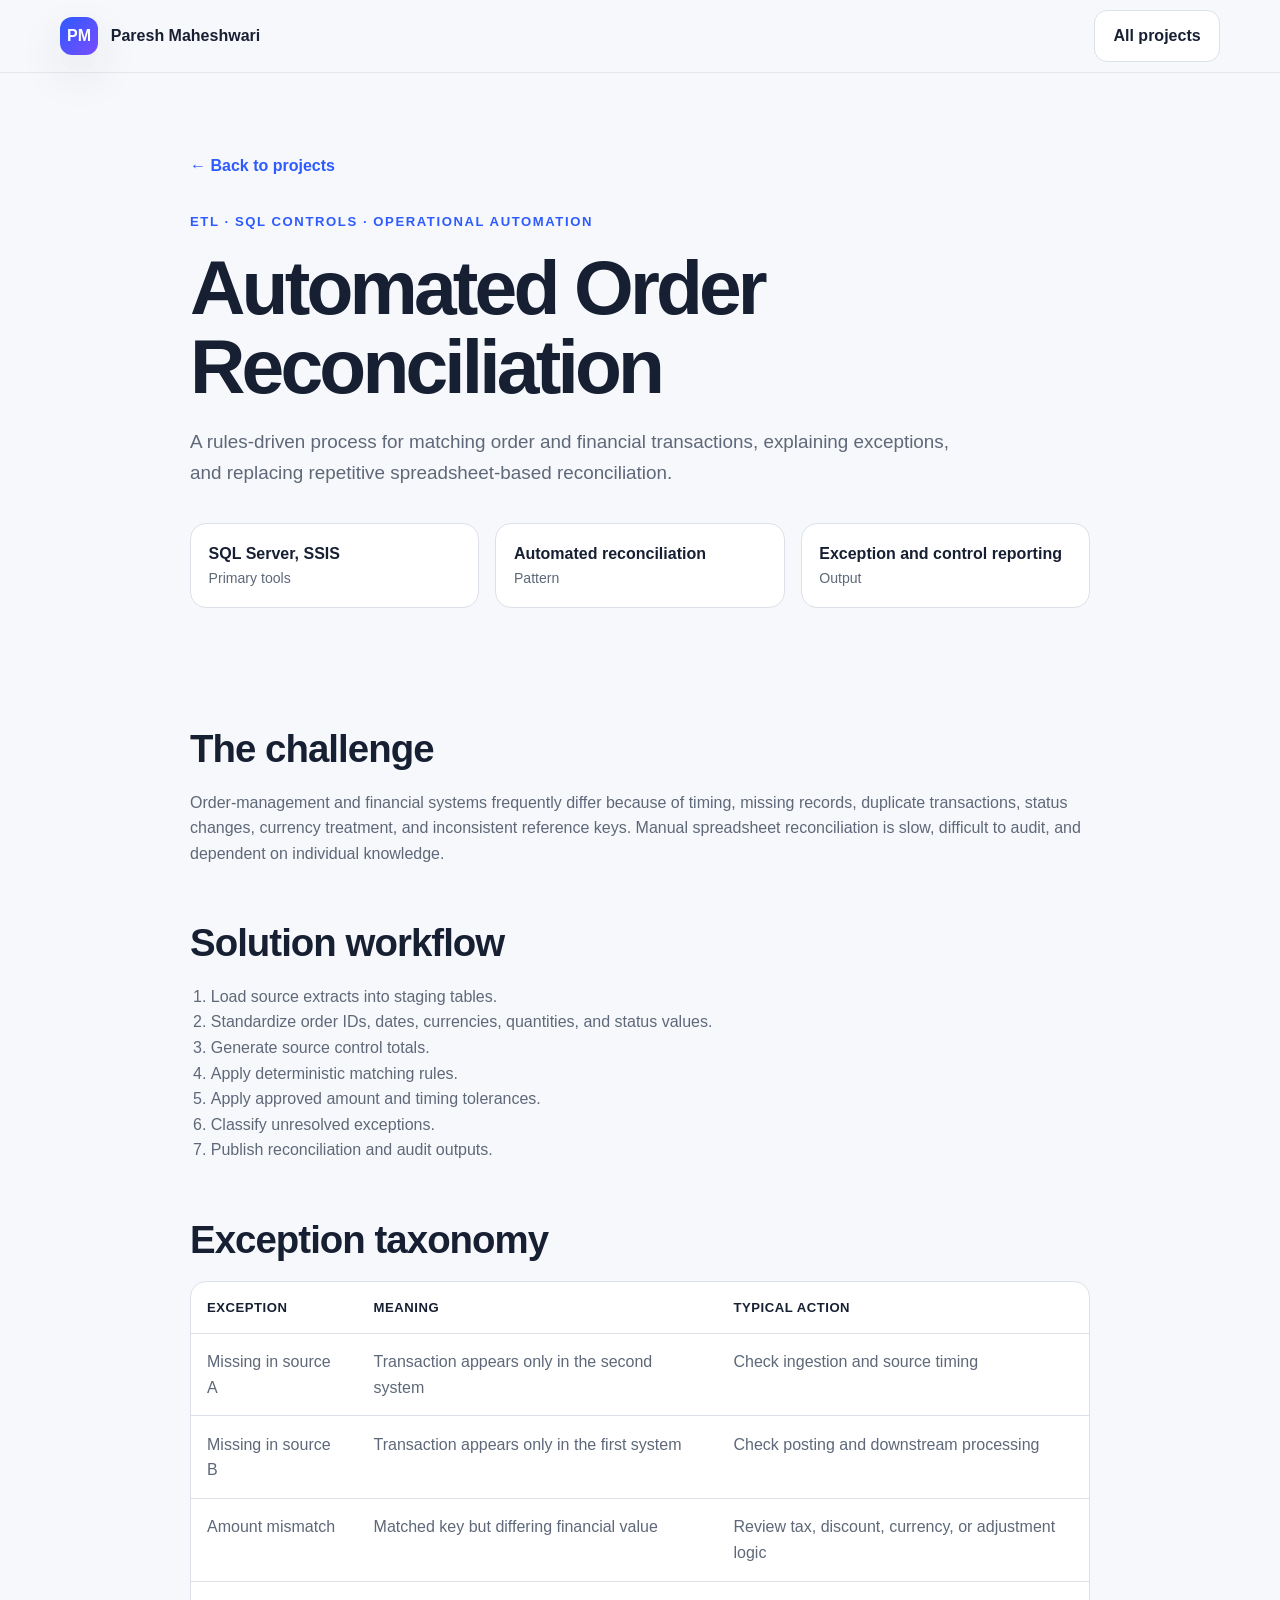
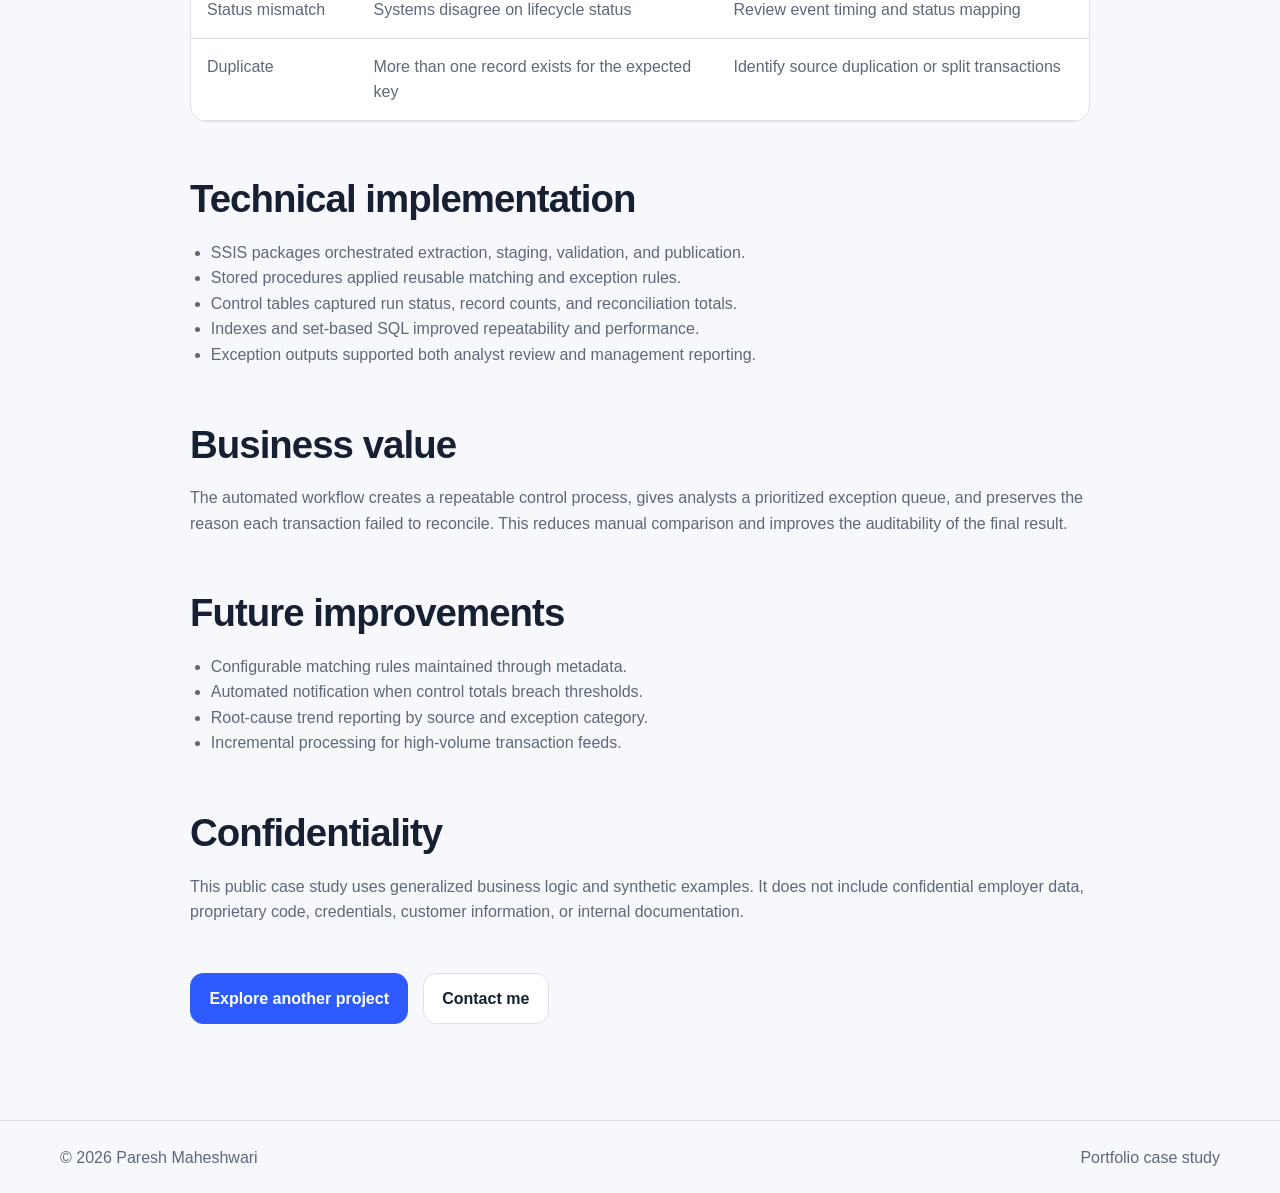
<file: docs/case-studies/automated-order-reconciliation.html>
<!DOCTYPE html>
<html lang="en">
<head>
  <meta charset="UTF-8" />
  <meta name="viewport" content="width=device-width, initial-scale=1.0" />
  <meta name="description" content="Automated Order Reconciliation portfolio case study by Paresh Maheshwari." />
  <title>Automated Order Reconciliation | Paresh Maheshwari</title>
  <link rel="stylesheet" href="../assets/styles.css" />
</head>
<body>
  <header class="site-header">
    <nav class="nav container" aria-label="Case study navigation">
      <a class="brand" href="../index.html">
        <span class="brand-mark">PM</span>
        <span>Paresh Maheshwari</span>
      </a>
      <a class="button secondary" href="../index.html#projects">All projects</a>
    </nav>
  </header>

  <main>
    <section class="case-study-hero">
      <div class="case-study-shell">
        <a class="case-study-back" href="../index.html#projects">← Back to projects</a>
        <p class="eyebrow">ETL · SQL controls · Operational automation</p>
        <h1 class="case-study-title">Automated Order Reconciliation</h1>
        <p class="case-study-lead">A rules-driven process for matching order and financial transactions, explaining exceptions, and replacing repetitive spreadsheet-based reconciliation.</p>

        <div class="case-study-facts">
          <div class="case-study-fact"><strong>SQL Server, SSIS</strong><span>Primary tools</span></div>
<div class="case-study-fact"><strong>Automated reconciliation</strong><span>Pattern</span></div>
<div class="case-study-fact"><strong>Exception and control reporting</strong><span>Output</span></div>
        </div>
      </div>
    </section>

    <section class="case-study-content">
      <div class="case-study-shell">
        <section class="case-study-section">
  <h2>The challenge</h2>
  <p>
    Order-management and financial systems frequently differ because of timing, missing records,
    duplicate transactions, status changes, currency treatment, and inconsistent reference keys.
    Manual spreadsheet reconciliation is slow, difficult to audit, and dependent on individual knowledge.
  </p>
</section>

<section class="case-study-section">
  <h2>Solution workflow</h2>
  <ol>
    <li>Load source extracts into staging tables.</li>
    <li>Standardize order IDs, dates, currencies, quantities, and status values.</li>
    <li>Generate source control totals.</li>
    <li>Apply deterministic matching rules.</li>
    <li>Apply approved amount and timing tolerances.</li>
    <li>Classify unresolved exceptions.</li>
    <li>Publish reconciliation and audit outputs.</li>
  </ol>
</section>

<section class="case-study-section">
  <h2>Exception taxonomy</h2>
  <div class="case-study-table-wrap">
    <table class="case-study-table">
      <thead><tr><th>Exception</th><th>Meaning</th><th>Typical action</th></tr></thead>
      <tbody>
        <tr><td>Missing in source A</td><td>Transaction appears only in the second system</td><td>Check ingestion and source timing</td></tr>
        <tr><td>Missing in source B</td><td>Transaction appears only in the first system</td><td>Check posting and downstream processing</td></tr>
        <tr><td>Amount mismatch</td><td>Matched key but differing financial value</td><td>Review tax, discount, currency, or adjustment logic</td></tr>
        <tr><td>Status mismatch</td><td>Systems disagree on lifecycle status</td><td>Review event timing and status mapping</td></tr>
        <tr><td>Duplicate</td><td>More than one record exists for the expected key</td><td>Identify source duplication or split transactions</td></tr>
      </tbody>
    </table>
  </div>
</section>

<section class="case-study-section">
  <h2>Technical implementation</h2>
  <ul>
    <li>SSIS packages orchestrated extraction, staging, validation, and publication.</li>
    <li>Stored procedures applied reusable matching and exception rules.</li>
    <li>Control tables captured run status, record counts, and reconciliation totals.</li>
    <li>Indexes and set-based SQL improved repeatability and performance.</li>
    <li>Exception outputs supported both analyst review and management reporting.</li>
  </ul>
</section>

<section class="case-study-section">
  <h2>Business value</h2>
  <p>
    The automated workflow creates a repeatable control process, gives analysts a prioritized
    exception queue, and preserves the reason each transaction failed to reconcile. This reduces
    manual comparison and improves the auditability of the final result.
  </p>
</section>

<section class="case-study-section">
  <h2>Future improvements</h2>
  <ul>
    <li>Configurable matching rules maintained through metadata.</li>
    <li>Automated notification when control totals breach thresholds.</li>
    <li>Root-cause trend reporting by source and exception category.</li>
    <li>Incremental processing for high-volume transaction feeds.</li>
  </ul>
</section>

        <section class="case-study-section">
          <h2>Confidentiality</h2>
          <p>
            This public case study uses generalized business logic and synthetic examples.
            It does not include confidential employer data, proprietary code, credentials,
            customer information, or internal documentation.
          </p>
        </section>

        <div class="case-study-footer-actions">
          <a class="button primary" href="../index.html#projects">Explore another project</a>
          <a class="button secondary" href="../index.html#contact">Contact me</a>
        </div>
      </div>
    </section>
  </main>

  <footer class="footer">
    <div class="container footer-row">
      <span>© <span id="year"></span> Paresh Maheshwari</span>
      <span>Portfolio case study</span>
    </div>
  </footer>

  <script>
    const yearElement = document.querySelector("#year");
    if (yearElement) yearElement.textContent = new Date().getFullYear();

    const savedTheme = localStorage.getItem("portfolio-theme");
    if (savedTheme) document.documentElement.dataset.theme = savedTheme;
  </script>
</body>
</html>
</file>
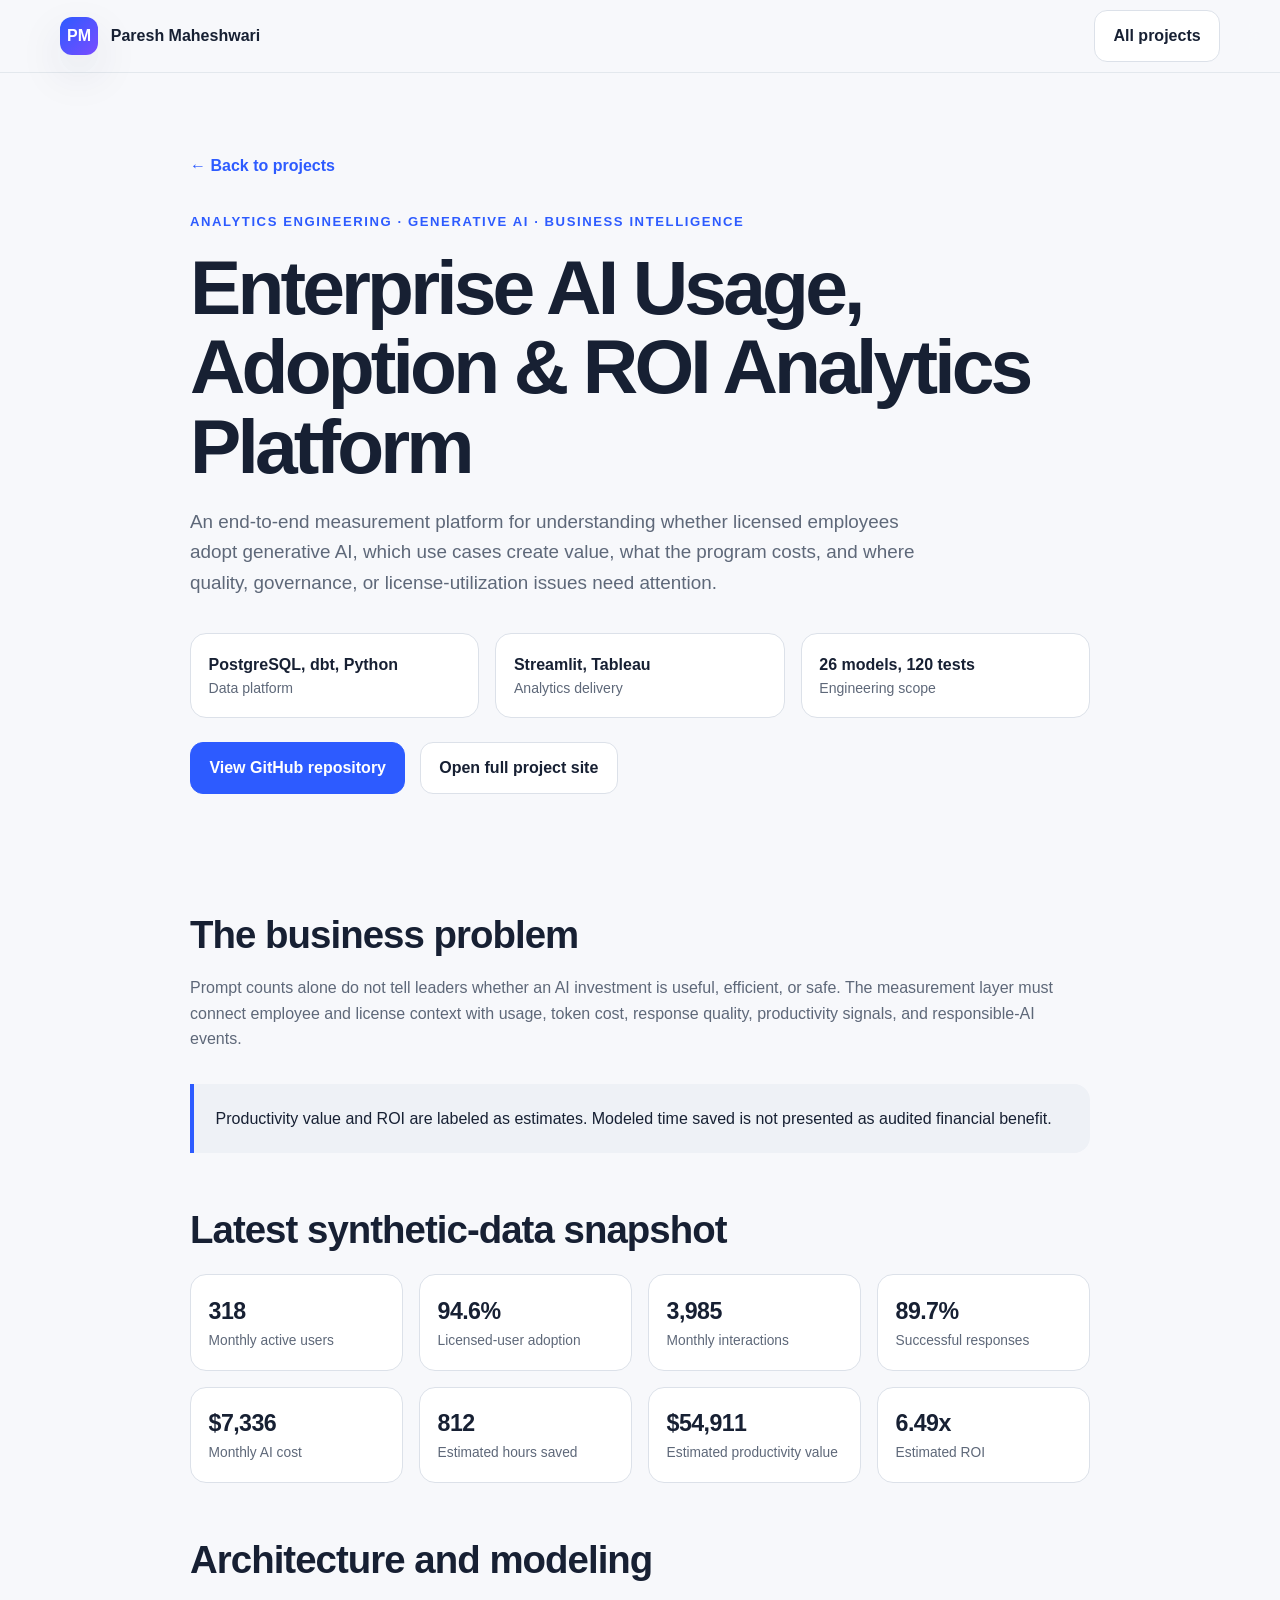
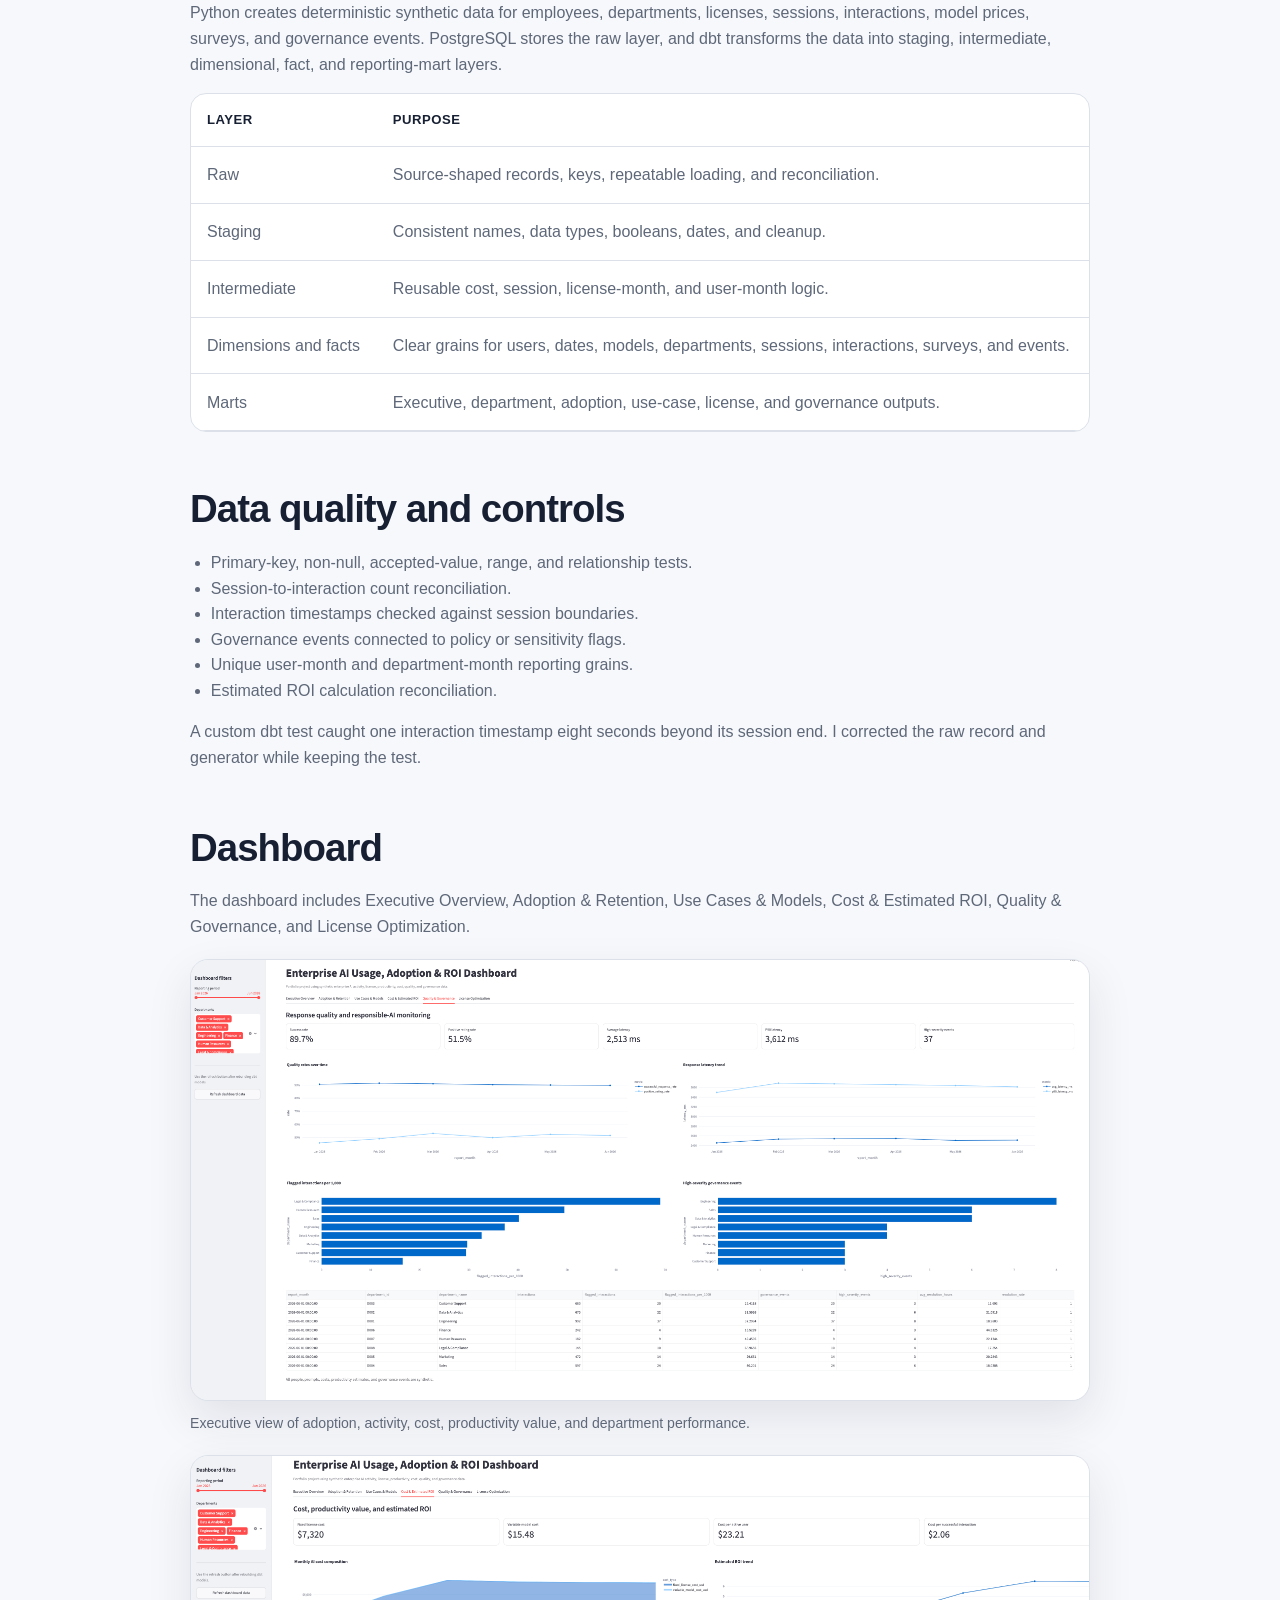
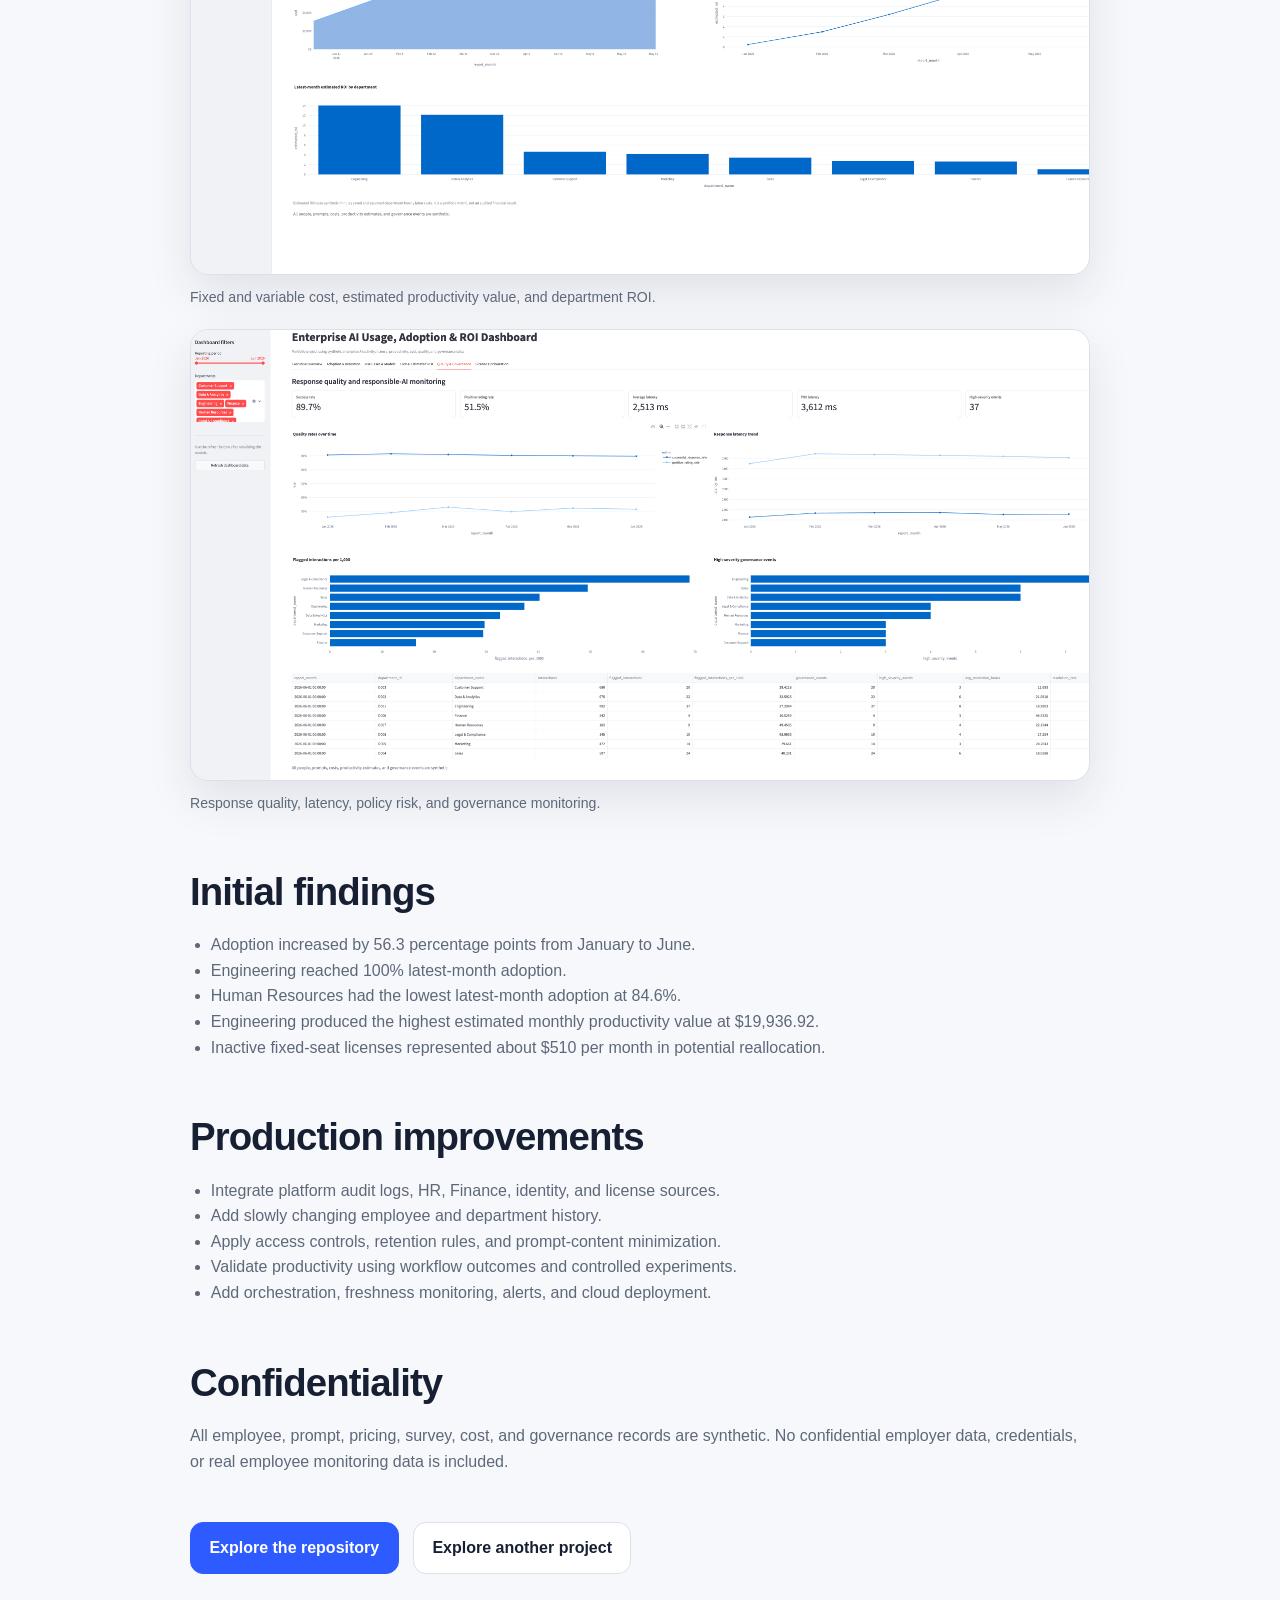
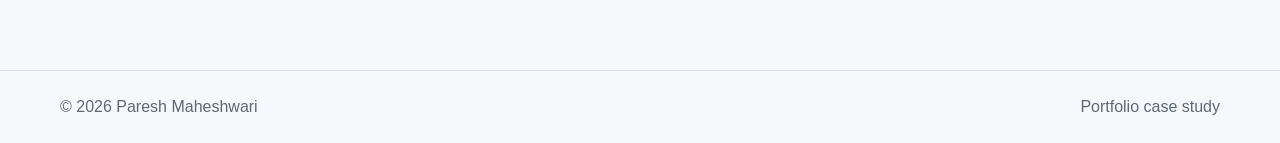
<file: docs/case-studies/enterprise-ai-usage-dashboard.html>
<!DOCTYPE html>
<html lang="en">
<head>
  <meta charset="UTF-8" />
  <meta name="viewport" content="width=device-width, initial-scale=1.0" />
  <meta name="description" content="Enterprise AI usage analytics case study by Paresh Maheshwari." />
  <title>Enterprise AI Usage Analytics Platform | Paresh Maheshwari</title>
  <link rel="stylesheet" href="../assets/styles.css" />
</head>
<body>
  <header class="site-header">
    <nav class="nav container" aria-label="Case study navigation">
      <a class="brand" href="../index.html">
        <span class="brand-mark">PM</span>
        <span>Paresh Maheshwari</span>
      </a>
      <a class="button secondary" href="../index.html#projects">All projects</a>
    </nav>
  </header>

  <main>
    <section class="case-study-hero">
      <div class="case-study-shell">
        <a class="case-study-back" href="../index.html#projects">← Back to projects</a>
        <p class="eyebrow">Analytics engineering · Generative AI · Business intelligence</p>
        <h1 class="case-study-title">Enterprise AI Usage, Adoption &amp; ROI Analytics Platform</h1>
        <p class="case-study-lead">
          An end-to-end measurement platform for understanding whether licensed employees
          adopt generative AI, which use cases create value, what the program costs, and
          where quality, governance, or license-utilization issues need attention.
        </p>
        <div class="case-study-facts">
          <div class="case-study-fact"><strong>PostgreSQL, dbt, Python</strong><span>Data platform</span></div>
          <div class="case-study-fact"><strong>Streamlit, Tableau</strong><span>Analytics delivery</span></div>
          <div class="case-study-fact"><strong>26 models, 120 tests</strong><span>Engineering scope</span></div>
        </div>
        <div class="case-study-link-row">
          <a class="button primary" href="https://github.com/pareshmaheshwari910/enterprise-ai-usage-dashboard" target="_blank" rel="noreferrer">View GitHub repository</a>
          <a class="button secondary" href="https://pareshmaheshwari910.github.io/enterprise-ai-usage-dashboard/" target="_blank" rel="noreferrer">Open full project site</a>
        </div>
      </div>
    </section>

    <section class="case-study-content">
      <div class="case-study-shell">
        <section class="case-study-section">
          <h2>The business problem</h2>
          <p>
            Prompt counts alone do not tell leaders whether an AI investment is useful,
            efficient, or safe. The measurement layer must connect employee and license
            context with usage, token cost, response quality, productivity signals, and
            responsible-AI events.
          </p>
          <div class="case-study-callout">
            Productivity value and ROI are labeled as estimates. Modeled time saved is not
            presented as audited financial benefit.
          </div>
        </section>

        <section class="case-study-section">
          <h2>Latest synthetic-data snapshot</h2>
          <div class="case-study-metrics">
            <div class="case-study-metric"><strong>318</strong><span>Monthly active users</span></div>
            <div class="case-study-metric"><strong>94.6%</strong><span>Licensed-user adoption</span></div>
            <div class="case-study-metric"><strong>3,985</strong><span>Monthly interactions</span></div>
            <div class="case-study-metric"><strong>89.7%</strong><span>Successful responses</span></div>
            <div class="case-study-metric"><strong>$7,336</strong><span>Monthly AI cost</span></div>
            <div class="case-study-metric"><strong>812</strong><span>Estimated hours saved</span></div>
            <div class="case-study-metric"><strong>$54,911</strong><span>Estimated productivity value</span></div>
            <div class="case-study-metric"><strong>6.49x</strong><span>Estimated ROI</span></div>
          </div>
        </section>

        <section class="case-study-section">
          <h2>Architecture and modeling</h2>
          <p>
            Python creates deterministic synthetic data for employees, departments,
            licenses, sessions, interactions, model prices, surveys, and governance
            events. PostgreSQL stores the raw layer, and dbt transforms the data into
            staging, intermediate, dimensional, fact, and reporting-mart layers.
          </p>
          <div class="case-study-table-wrap">
            <table class="case-study-table">
              <thead><tr><th>Layer</th><th>Purpose</th></tr></thead>
              <tbody>
                <tr><td>Raw</td><td>Source-shaped records, keys, repeatable loading, and reconciliation.</td></tr>
                <tr><td>Staging</td><td>Consistent names, data types, booleans, dates, and cleanup.</td></tr>
                <tr><td>Intermediate</td><td>Reusable cost, session, license-month, and user-month logic.</td></tr>
                <tr><td>Dimensions and facts</td><td>Clear grains for users, dates, models, departments, sessions, interactions, surveys, and events.</td></tr>
                <tr><td>Marts</td><td>Executive, department, adoption, use-case, license, and governance outputs.</td></tr>
              </tbody>
            </table>
          </div>
        </section>

        <section class="case-study-section">
          <h2>Data quality and controls</h2>
          <ul>
            <li>Primary-key, non-null, accepted-value, range, and relationship tests.</li>
            <li>Session-to-interaction count reconciliation.</li>
            <li>Interaction timestamps checked against session boundaries.</li>
            <li>Governance events connected to policy or sensitivity flags.</li>
            <li>Unique user-month and department-month reporting grains.</li>
            <li>Estimated ROI calculation reconciliation.</li>
          </ul>
          <p>
            A custom dbt test caught one interaction timestamp eight seconds beyond its
            session end. I corrected the raw record and generator while keeping the test.
          </p>
        </section>

        <section class="case-study-section">
          <h2>Dashboard</h2>
          <p>
            The dashboard includes Executive Overview, Adoption &amp; Retention, Use Cases
            &amp; Models, Cost &amp; Estimated ROI, Quality &amp; Governance, and License
            Optimization.
          </p>

          <img class="case-study-image" src="../assets/ai-usage-dashboard/executive-overview.png" alt="AI usage executive overview dashboard" />
          <p class="case-study-caption">Executive view of adoption, activity, cost, productivity value, and department performance.</p>

          <img class="case-study-image" src="../assets/ai-usage-dashboard/cost-roi.png" alt="AI cost and estimated ROI dashboard" />
          <p class="case-study-caption">Fixed and variable cost, estimated productivity value, and department ROI.</p>

          <img class="case-study-image" src="../assets/ai-usage-dashboard/quality-governance.png" alt="AI quality and governance dashboard" />
          <p class="case-study-caption">Response quality, latency, policy risk, and governance monitoring.</p>
        </section>

        <section class="case-study-section">
          <h2>Initial findings</h2>
          <ul>
            <li>Adoption increased by 56.3 percentage points from January to June.</li>
            <li>Engineering reached 100% latest-month adoption.</li>
            <li>Human Resources had the lowest latest-month adoption at 84.6%.</li>
            <li>Engineering produced the highest estimated monthly productivity value at $19,936.92.</li>
            <li>Inactive fixed-seat licenses represented about $510 per month in potential reallocation.</li>
          </ul>
        </section>

        <section class="case-study-section">
          <h2>Production improvements</h2>
          <ul>
            <li>Integrate platform audit logs, HR, Finance, identity, and license sources.</li>
            <li>Add slowly changing employee and department history.</li>
            <li>Apply access controls, retention rules, and prompt-content minimization.</li>
            <li>Validate productivity using workflow outcomes and controlled experiments.</li>
            <li>Add orchestration, freshness monitoring, alerts, and cloud deployment.</li>
          </ul>
        </section>

        <section class="case-study-section">
          <h2>Confidentiality</h2>
          <p>
            All employee, prompt, pricing, survey, cost, and governance records are
            synthetic. No confidential employer data, credentials, or real employee
            monitoring data is included.
          </p>
        </section>

        <div class="case-study-footer-actions">
          <a class="button primary" href="https://github.com/pareshmaheshwari910/enterprise-ai-usage-dashboard" target="_blank" rel="noreferrer">Explore the repository</a>
          <a class="button secondary" href="../index.html#projects">Explore another project</a>
        </div>
      </div>
    </section>
  </main>

  <footer class="footer">
    <div class="container footer-row">
      <span>© <span id="year"></span> Paresh Maheshwari</span>
      <span>Portfolio case study</span>
    </div>
  </footer>
  <script>
    const yearElement = document.querySelector("#year");
    if (yearElement) yearElement.textContent = new Date().getFullYear();
    const savedTheme = localStorage.getItem("portfolio-theme");
    if (savedTheme) document.documentElement.dataset.theme = savedTheme;
  </script>
</body>
</html>
</file>
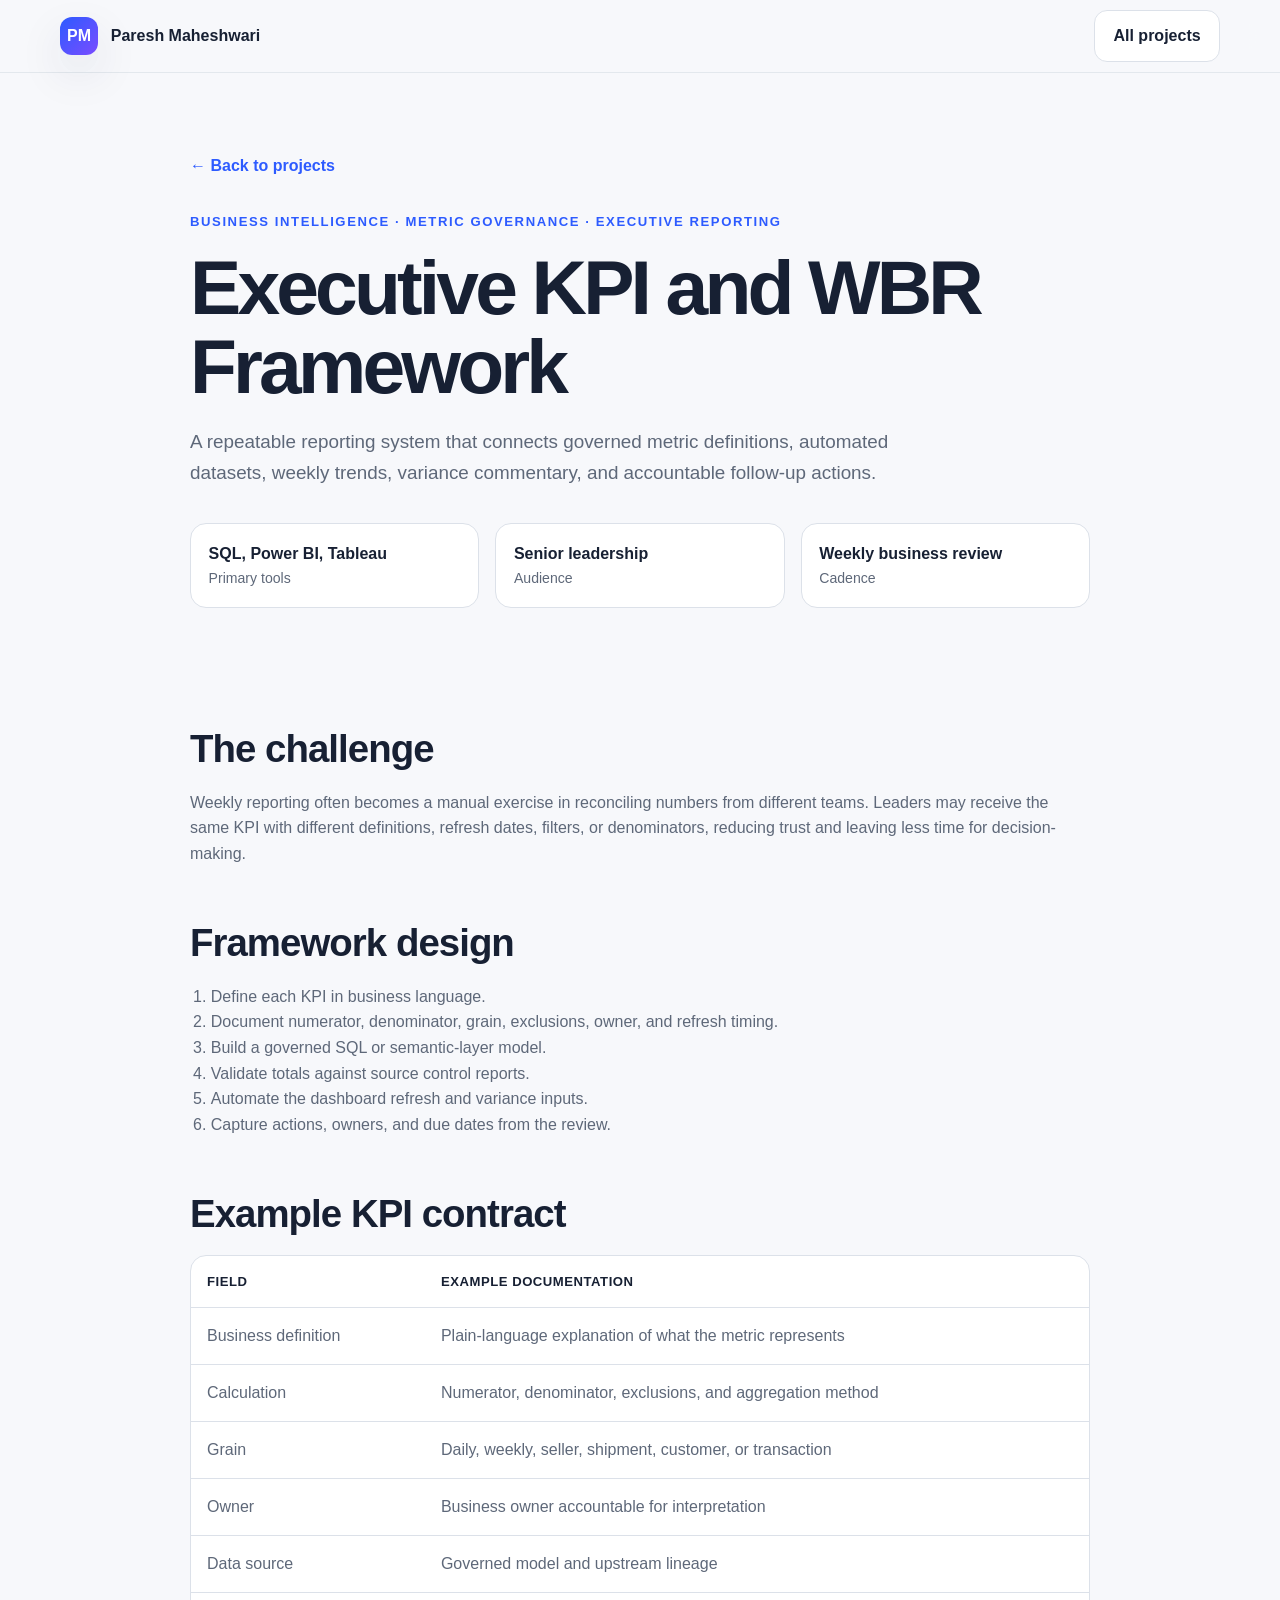
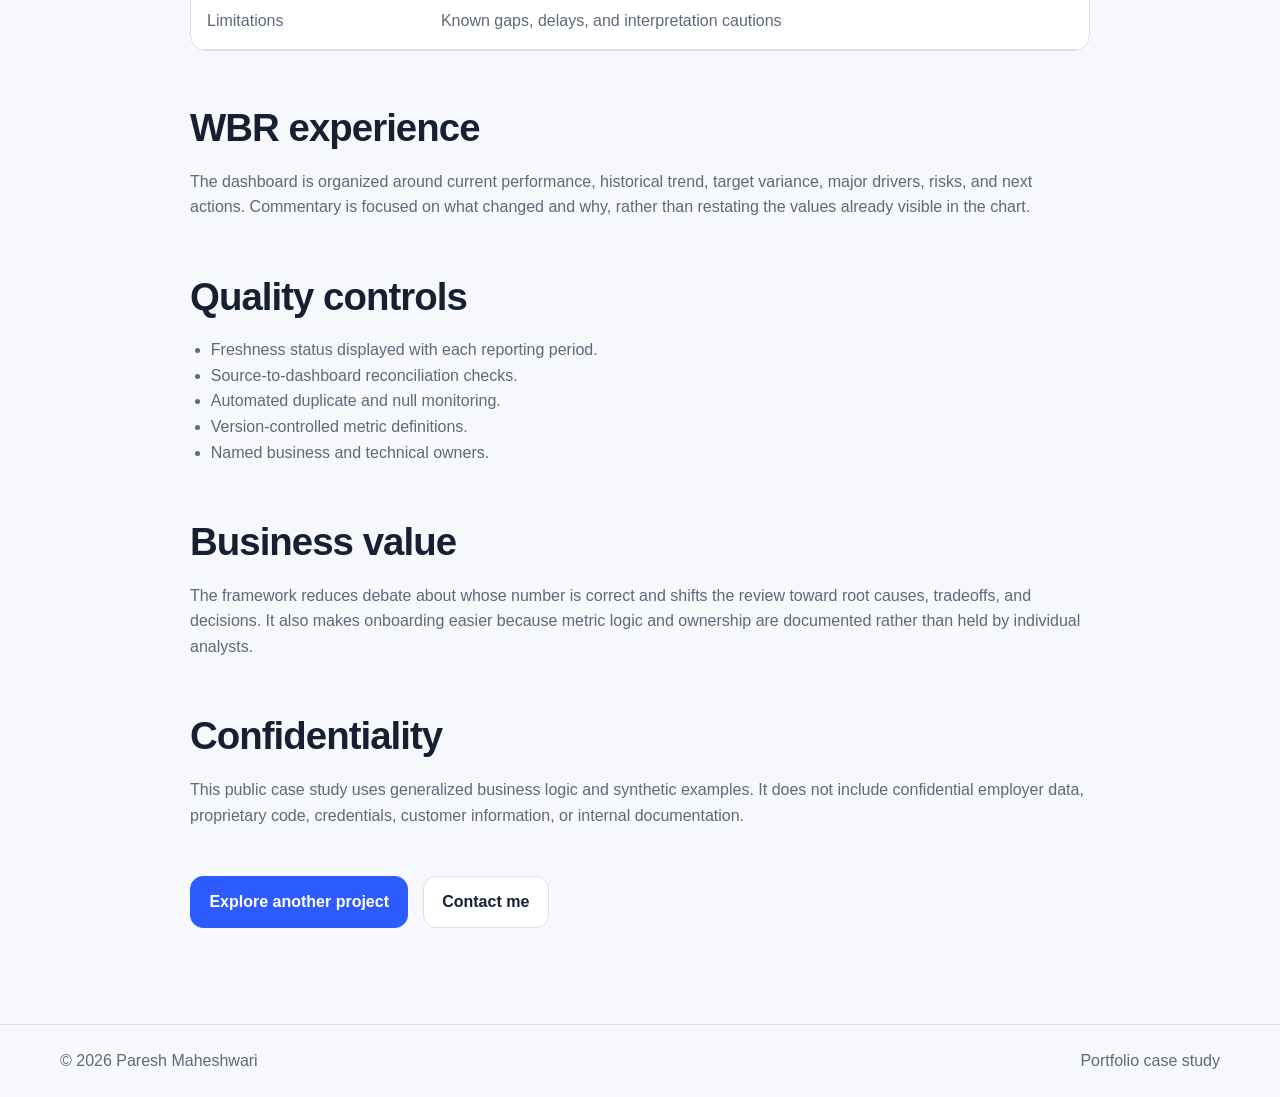
<file: docs/case-studies/executive-kpi-wbr-framework.html>
<!DOCTYPE html>
<html lang="en">
<head>
  <meta charset="UTF-8" />
  <meta name="viewport" content="width=device-width, initial-scale=1.0" />
  <meta name="description" content="Executive KPI and WBR Framework portfolio case study by Paresh Maheshwari." />
  <title>Executive KPI and WBR Framework | Paresh Maheshwari</title>
  <link rel="stylesheet" href="../assets/styles.css" />
</head>
<body>
  <header class="site-header">
    <nav class="nav container" aria-label="Case study navigation">
      <a class="brand" href="../index.html">
        <span class="brand-mark">PM</span>
        <span>Paresh Maheshwari</span>
      </a>
      <a class="button secondary" href="../index.html#projects">All projects</a>
    </nav>
  </header>

  <main>
    <section class="case-study-hero">
      <div class="case-study-shell">
        <a class="case-study-back" href="../index.html#projects">← Back to projects</a>
        <p class="eyebrow">Business intelligence · Metric governance · Executive reporting</p>
        <h1 class="case-study-title">Executive KPI and WBR Framework</h1>
        <p class="case-study-lead">A repeatable reporting system that connects governed metric definitions, automated datasets, weekly trends, variance commentary, and accountable follow-up actions.</p>

        <div class="case-study-facts">
          <div class="case-study-fact"><strong>SQL, Power BI, Tableau</strong><span>Primary tools</span></div>
<div class="case-study-fact"><strong>Senior leadership</strong><span>Audience</span></div>
<div class="case-study-fact"><strong>Weekly business review</strong><span>Cadence</span></div>
        </div>
      </div>
    </section>

    <section class="case-study-content">
      <div class="case-study-shell">
        <section class="case-study-section">
  <h2>The challenge</h2>
  <p>
    Weekly reporting often becomes a manual exercise in reconciling numbers from different teams.
    Leaders may receive the same KPI with different definitions, refresh dates, filters, or
    denominators, reducing trust and leaving less time for decision-making.
  </p>
</section>

<section class="case-study-section">
  <h2>Framework design</h2>
  <ol>
    <li>Define each KPI in business language.</li>
    <li>Document numerator, denominator, grain, exclusions, owner, and refresh timing.</li>
    <li>Build a governed SQL or semantic-layer model.</li>
    <li>Validate totals against source control reports.</li>
    <li>Automate the dashboard refresh and variance inputs.</li>
    <li>Capture actions, owners, and due dates from the review.</li>
  </ol>
</section>

<section class="case-study-section">
  <h2>Example KPI contract</h2>
  <div class="case-study-table-wrap">
    <table class="case-study-table">
      <thead><tr><th>Field</th><th>Example documentation</th></tr></thead>
      <tbody>
        <tr><td>Business definition</td><td>Plain-language explanation of what the metric represents</td></tr>
        <tr><td>Calculation</td><td>Numerator, denominator, exclusions, and aggregation method</td></tr>
        <tr><td>Grain</td><td>Daily, weekly, seller, shipment, customer, or transaction</td></tr>
        <tr><td>Owner</td><td>Business owner accountable for interpretation</td></tr>
        <tr><td>Data source</td><td>Governed model and upstream lineage</td></tr>
        <tr><td>Limitations</td><td>Known gaps, delays, and interpretation cautions</td></tr>
      </tbody>
    </table>
  </div>
</section>

<section class="case-study-section">
  <h2>WBR experience</h2>
  <p>
    The dashboard is organized around current performance, historical trend, target variance,
    major drivers, risks, and next actions. Commentary is focused on what changed and why,
    rather than restating the values already visible in the chart.
  </p>
</section>

<section class="case-study-section">
  <h2>Quality controls</h2>
  <ul>
    <li>Freshness status displayed with each reporting period.</li>
    <li>Source-to-dashboard reconciliation checks.</li>
    <li>Automated duplicate and null monitoring.</li>
    <li>Version-controlled metric definitions.</li>
    <li>Named business and technical owners.</li>
  </ul>
</section>

<section class="case-study-section">
  <h2>Business value</h2>
  <p>
    The framework reduces debate about whose number is correct and shifts the review toward
    root causes, tradeoffs, and decisions. It also makes onboarding easier because metric logic
    and ownership are documented rather than held by individual analysts.
  </p>
</section>

        <section class="case-study-section">
          <h2>Confidentiality</h2>
          <p>
            This public case study uses generalized business logic and synthetic examples.
            It does not include confidential employer data, proprietary code, credentials,
            customer information, or internal documentation.
          </p>
        </section>

        <div class="case-study-footer-actions">
          <a class="button primary" href="../index.html#projects">Explore another project</a>
          <a class="button secondary" href="../index.html#contact">Contact me</a>
        </div>
      </div>
    </section>
  </main>

  <footer class="footer">
    <div class="container footer-row">
      <span>© <span id="year"></span> Paresh Maheshwari</span>
      <span>Portfolio case study</span>
    </div>
  </footer>

  <script>
    const yearElement = document.querySelector("#year");
    if (yearElement) yearElement.textContent = new Date().getFullYear();

    const savedTheme = localStorage.getItem("portfolio-theme");
    if (savedTheme) document.documentElement.dataset.theme = savedTheme;
  </script>
</body>
</html>
</file>
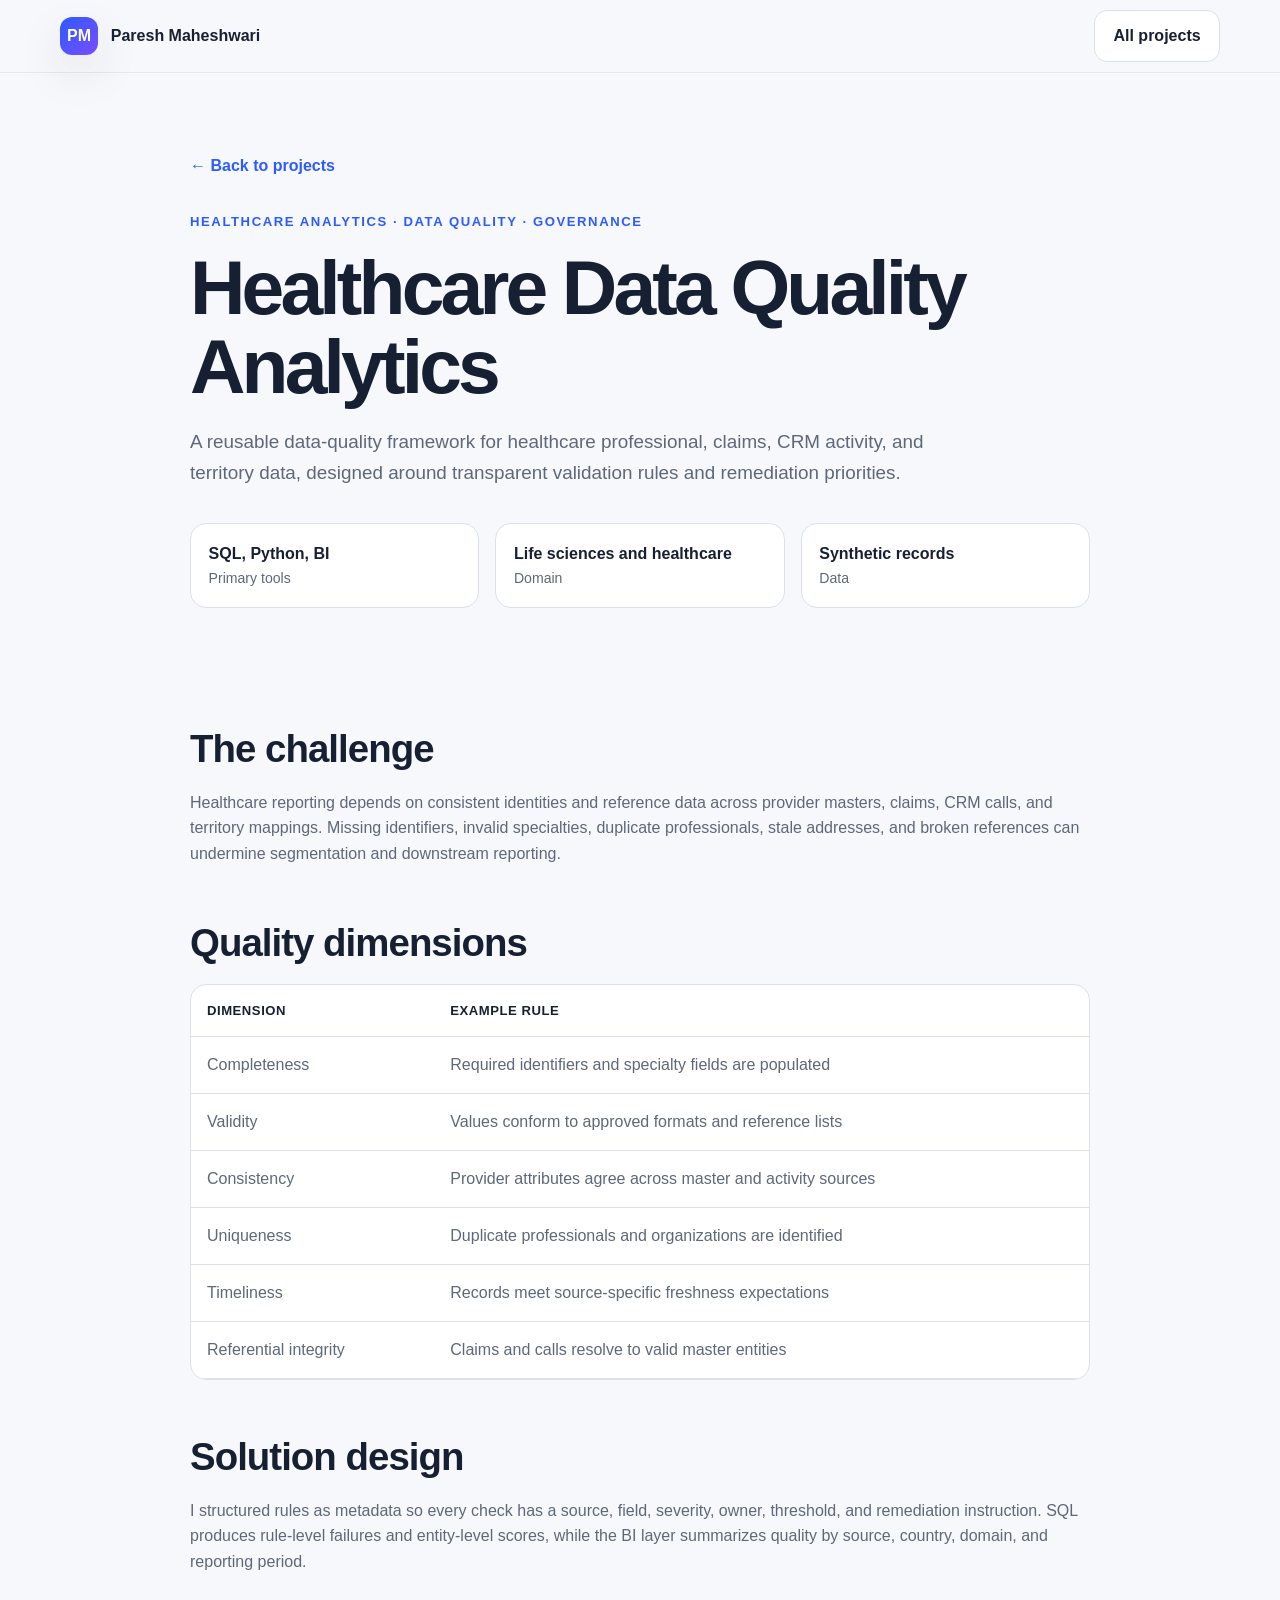
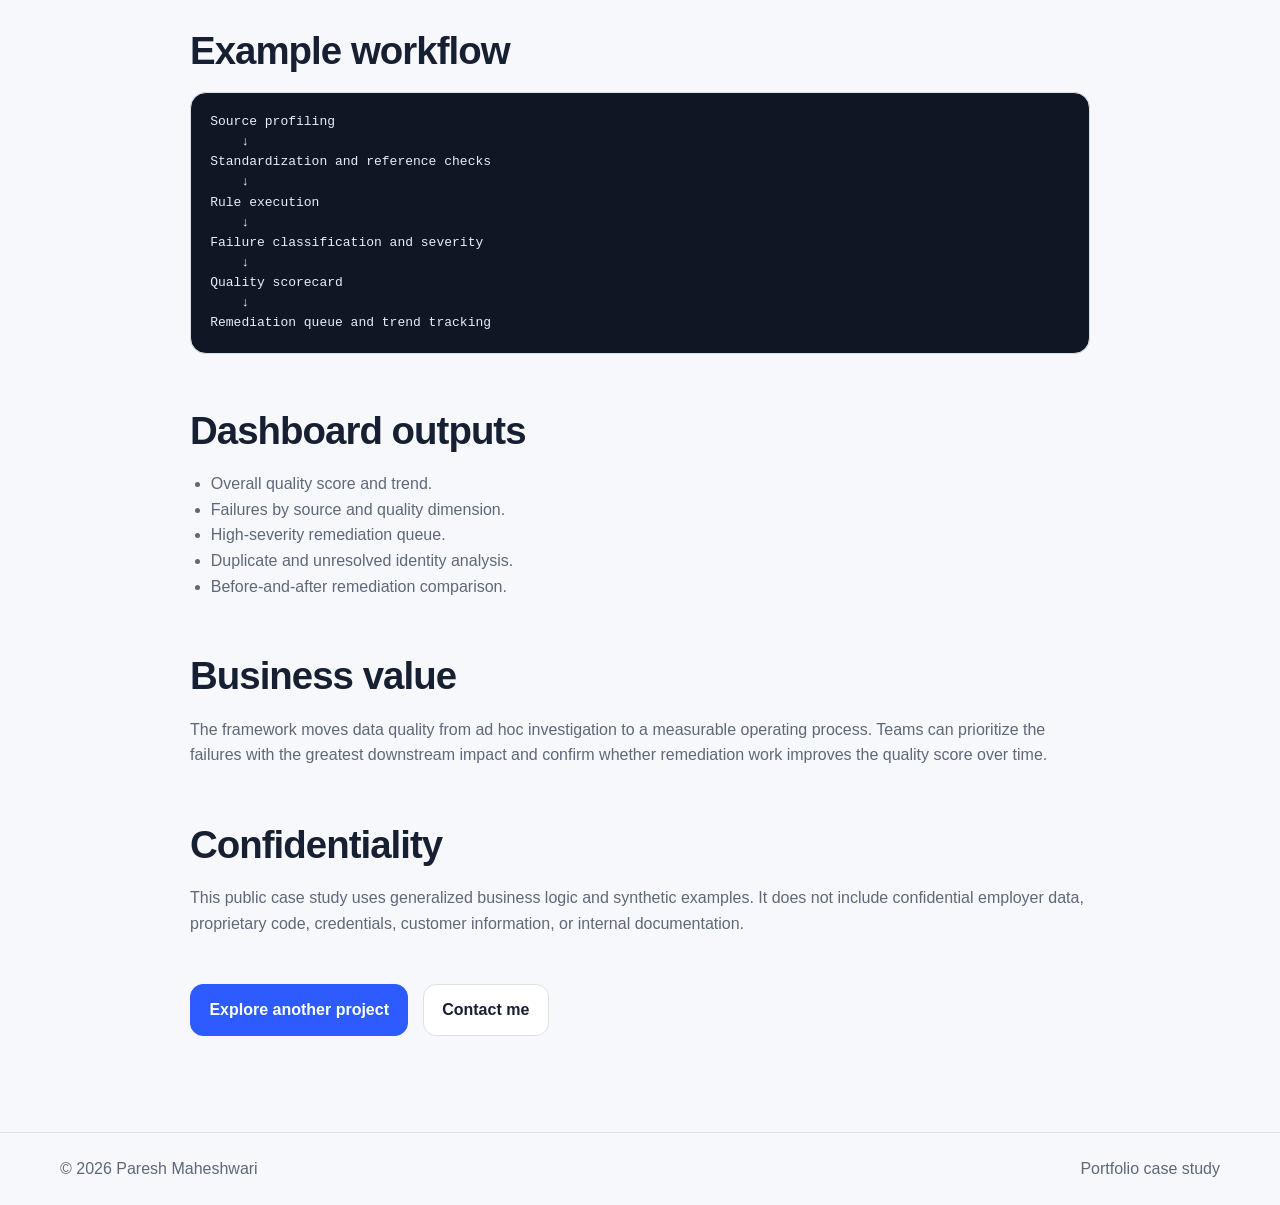
<file: docs/case-studies/healthcare-data-quality-analytics.html>
<!DOCTYPE html>
<html lang="en">
<head>
  <meta charset="UTF-8" />
  <meta name="viewport" content="width=device-width, initial-scale=1.0" />
  <meta name="description" content="Healthcare Data Quality Analytics portfolio case study by Paresh Maheshwari." />
  <title>Healthcare Data Quality Analytics | Paresh Maheshwari</title>
  <link rel="stylesheet" href="../assets/styles.css" />
</head>
<body>
  <header class="site-header">
    <nav class="nav container" aria-label="Case study navigation">
      <a class="brand" href="../index.html">
        <span class="brand-mark">PM</span>
        <span>Paresh Maheshwari</span>
      </a>
      <a class="button secondary" href="../index.html#projects">All projects</a>
    </nav>
  </header>

  <main>
    <section class="case-study-hero">
      <div class="case-study-shell">
        <a class="case-study-back" href="../index.html#projects">← Back to projects</a>
        <p class="eyebrow">Healthcare analytics · Data quality · Governance</p>
        <h1 class="case-study-title">Healthcare Data Quality Analytics</h1>
        <p class="case-study-lead">A reusable data-quality framework for healthcare professional, claims, CRM activity, and territory data, designed around transparent validation rules and remediation priorities.</p>

        <div class="case-study-facts">
          <div class="case-study-fact"><strong>SQL, Python, BI</strong><span>Primary tools</span></div>
<div class="case-study-fact"><strong>Life sciences and healthcare</strong><span>Domain</span></div>
<div class="case-study-fact"><strong>Synthetic records</strong><span>Data</span></div>
        </div>
      </div>
    </section>

    <section class="case-study-content">
      <div class="case-study-shell">
        <section class="case-study-section">
  <h2>The challenge</h2>
  <p>
    Healthcare reporting depends on consistent identities and reference data across provider
    masters, claims, CRM calls, and territory mappings. Missing identifiers, invalid specialties,
    duplicate professionals, stale addresses, and broken references can undermine segmentation
    and downstream reporting.
  </p>
</section>

<section class="case-study-section">
  <h2>Quality dimensions</h2>
  <div class="case-study-table-wrap">
    <table class="case-study-table">
      <thead><tr><th>Dimension</th><th>Example rule</th></tr></thead>
      <tbody>
        <tr><td>Completeness</td><td>Required identifiers and specialty fields are populated</td></tr>
        <tr><td>Validity</td><td>Values conform to approved formats and reference lists</td></tr>
        <tr><td>Consistency</td><td>Provider attributes agree across master and activity sources</td></tr>
        <tr><td>Uniqueness</td><td>Duplicate professionals and organizations are identified</td></tr>
        <tr><td>Timeliness</td><td>Records meet source-specific freshness expectations</td></tr>
        <tr><td>Referential integrity</td><td>Claims and calls resolve to valid master entities</td></tr>
      </tbody>
    </table>
  </div>
</section>

<section class="case-study-section">
  <h2>Solution design</h2>
  <p>
    I structured rules as metadata so every check has a source, field, severity, owner,
    threshold, and remediation instruction. SQL produces rule-level failures and entity-level
    scores, while the BI layer summarizes quality by source, country, domain, and reporting period.
  </p>
</section>

<section class="case-study-section">
  <h2>Example workflow</h2>
  <pre class="case-study-code">Source profiling
    ↓
Standardization and reference checks
    ↓
Rule execution
    ↓
Failure classification and severity
    ↓
Quality scorecard
    ↓
Remediation queue and trend tracking</pre>
</section>

<section class="case-study-section">
  <h2>Dashboard outputs</h2>
  <ul>
    <li>Overall quality score and trend.</li>
    <li>Failures by source and quality dimension.</li>
    <li>High-severity remediation queue.</li>
    <li>Duplicate and unresolved identity analysis.</li>
    <li>Before-and-after remediation comparison.</li>
  </ul>
</section>

<section class="case-study-section">
  <h2>Business value</h2>
  <p>
    The framework moves data quality from ad hoc investigation to a measurable operating process.
    Teams can prioritize the failures with the greatest downstream impact and confirm whether
    remediation work improves the quality score over time.
  </p>
</section>

        <section class="case-study-section">
          <h2>Confidentiality</h2>
          <p>
            This public case study uses generalized business logic and synthetic examples.
            It does not include confidential employer data, proprietary code, credentials,
            customer information, or internal documentation.
          </p>
        </section>

        <div class="case-study-footer-actions">
          <a class="button primary" href="../index.html#projects">Explore another project</a>
          <a class="button secondary" href="../index.html#contact">Contact me</a>
        </div>
      </div>
    </section>
  </main>

  <footer class="footer">
    <div class="container footer-row">
      <span>© <span id="year"></span> Paresh Maheshwari</span>
      <span>Portfolio case study</span>
    </div>
  </footer>

  <script>
    const yearElement = document.querySelector("#year");
    if (yearElement) yearElement.textContent = new Date().getFullYear();

    const savedTheme = localStorage.getItem("portfolio-theme");
    if (savedTheme) document.documentElement.dataset.theme = savedTheme;
  </script>
</body>
</html>
</file>
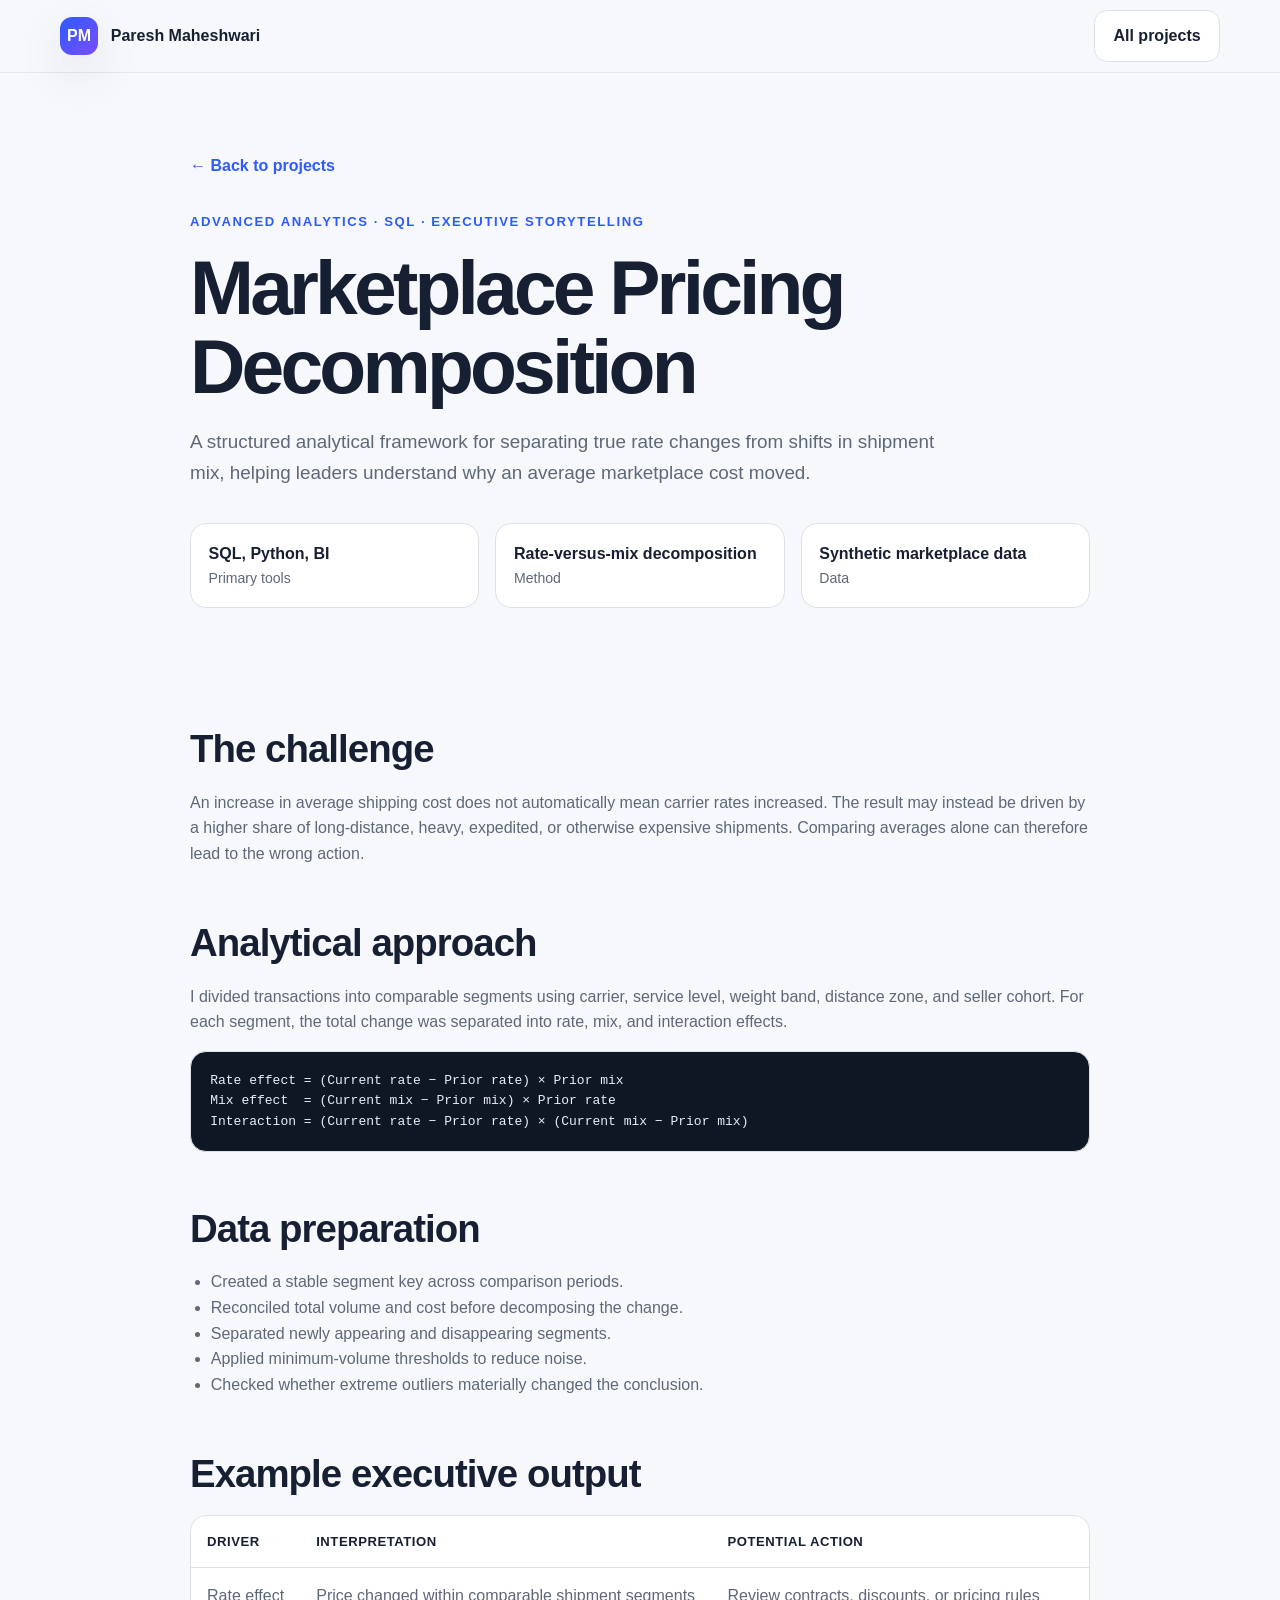
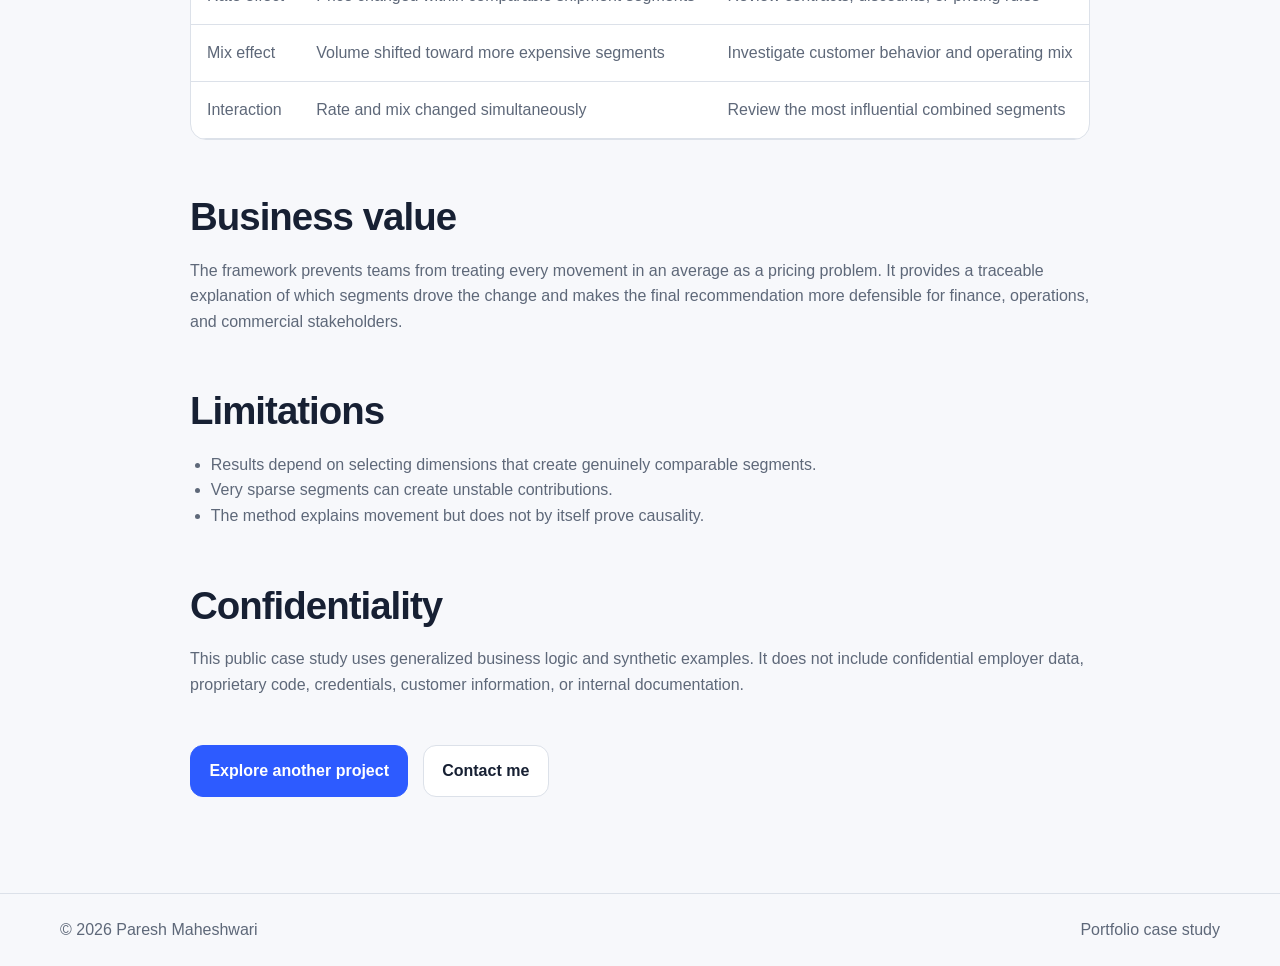
<file: docs/case-studies/marketplace-pricing-decomposition.html>
<!DOCTYPE html>
<html lang="en">
<head>
  <meta charset="UTF-8" />
  <meta name="viewport" content="width=device-width, initial-scale=1.0" />
  <meta name="description" content="Marketplace Pricing Decomposition portfolio case study by Paresh Maheshwari." />
  <title>Marketplace Pricing Decomposition | Paresh Maheshwari</title>
  <link rel="stylesheet" href="../assets/styles.css" />
</head>
<body>
  <header class="site-header">
    <nav class="nav container" aria-label="Case study navigation">
      <a class="brand" href="../index.html">
        <span class="brand-mark">PM</span>
        <span>Paresh Maheshwari</span>
      </a>
      <a class="button secondary" href="../index.html#projects">All projects</a>
    </nav>
  </header>

  <main>
    <section class="case-study-hero">
      <div class="case-study-shell">
        <a class="case-study-back" href="../index.html#projects">← Back to projects</a>
        <p class="eyebrow">Advanced analytics · SQL · Executive storytelling</p>
        <h1 class="case-study-title">Marketplace Pricing Decomposition</h1>
        <p class="case-study-lead">A structured analytical framework for separating true rate changes from shifts in shipment mix, helping leaders understand why an average marketplace cost moved.</p>

        <div class="case-study-facts">
          <div class="case-study-fact"><strong>SQL, Python, BI</strong><span>Primary tools</span></div>
<div class="case-study-fact"><strong>Rate-versus-mix decomposition</strong><span>Method</span></div>
<div class="case-study-fact"><strong>Synthetic marketplace data</strong><span>Data</span></div>
        </div>
      </div>
    </section>

    <section class="case-study-content">
      <div class="case-study-shell">
        <section class="case-study-section">
  <h2>The challenge</h2>
  <p>
    An increase in average shipping cost does not automatically mean carrier rates increased.
    The result may instead be driven by a higher share of long-distance, heavy, expedited, or
    otherwise expensive shipments. Comparing averages alone can therefore lead to the wrong action.
  </p>
</section>

<section class="case-study-section">
  <h2>Analytical approach</h2>
  <p>
    I divided transactions into comparable segments using carrier, service level, weight band,
    distance zone, and seller cohort. For each segment, the total change was separated into rate,
    mix, and interaction effects.
  </p>
  <pre class="case-study-code">Rate effect = (Current rate − Prior rate) × Prior mix
Mix effect  = (Current mix − Prior mix) × Prior rate
Interaction = (Current rate − Prior rate) × (Current mix − Prior mix)</pre>
</section>

<section class="case-study-section">
  <h2>Data preparation</h2>
  <ul>
    <li>Created a stable segment key across comparison periods.</li>
    <li>Reconciled total volume and cost before decomposing the change.</li>
    <li>Separated newly appearing and disappearing segments.</li>
    <li>Applied minimum-volume thresholds to reduce noise.</li>
    <li>Checked whether extreme outliers materially changed the conclusion.</li>
  </ul>
</section>

<section class="case-study-section">
  <h2>Example executive output</h2>
  <div class="case-study-table-wrap">
    <table class="case-study-table">
      <thead><tr><th>Driver</th><th>Interpretation</th><th>Potential action</th></tr></thead>
      <tbody>
        <tr><td>Rate effect</td><td>Price changed within comparable shipment segments</td><td>Review contracts, discounts, or pricing rules</td></tr>
        <tr><td>Mix effect</td><td>Volume shifted toward more expensive segments</td><td>Investigate customer behavior and operating mix</td></tr>
        <tr><td>Interaction</td><td>Rate and mix changed simultaneously</td><td>Review the most influential combined segments</td></tr>
      </tbody>
    </table>
  </div>
</section>

<section class="case-study-section">
  <h2>Business value</h2>
  <p>
    The framework prevents teams from treating every movement in an average as a pricing problem.
    It provides a traceable explanation of which segments drove the change and makes the final
    recommendation more defensible for finance, operations, and commercial stakeholders.
  </p>
</section>

<section class="case-study-section">
  <h2>Limitations</h2>
  <ul>
    <li>Results depend on selecting dimensions that create genuinely comparable segments.</li>
    <li>Very sparse segments can create unstable contributions.</li>
    <li>The method explains movement but does not by itself prove causality.</li>
  </ul>
</section>

        <section class="case-study-section">
          <h2>Confidentiality</h2>
          <p>
            This public case study uses generalized business logic and synthetic examples.
            It does not include confidential employer data, proprietary code, credentials,
            customer information, or internal documentation.
          </p>
        </section>

        <div class="case-study-footer-actions">
          <a class="button primary" href="../index.html#projects">Explore another project</a>
          <a class="button secondary" href="../index.html#contact">Contact me</a>
        </div>
      </div>
    </section>
  </main>

  <footer class="footer">
    <div class="container footer-row">
      <span>© <span id="year"></span> Paresh Maheshwari</span>
      <span>Portfolio case study</span>
    </div>
  </footer>

  <script>
    const yearElement = document.querySelector("#year");
    if (yearElement) yearElement.textContent = new Date().getFullYear();

    const savedTheme = localStorage.getItem("portfolio-theme");
    if (savedTheme) document.documentElement.dataset.theme = savedTheme;
  </script>
</body>
</html>
</file>
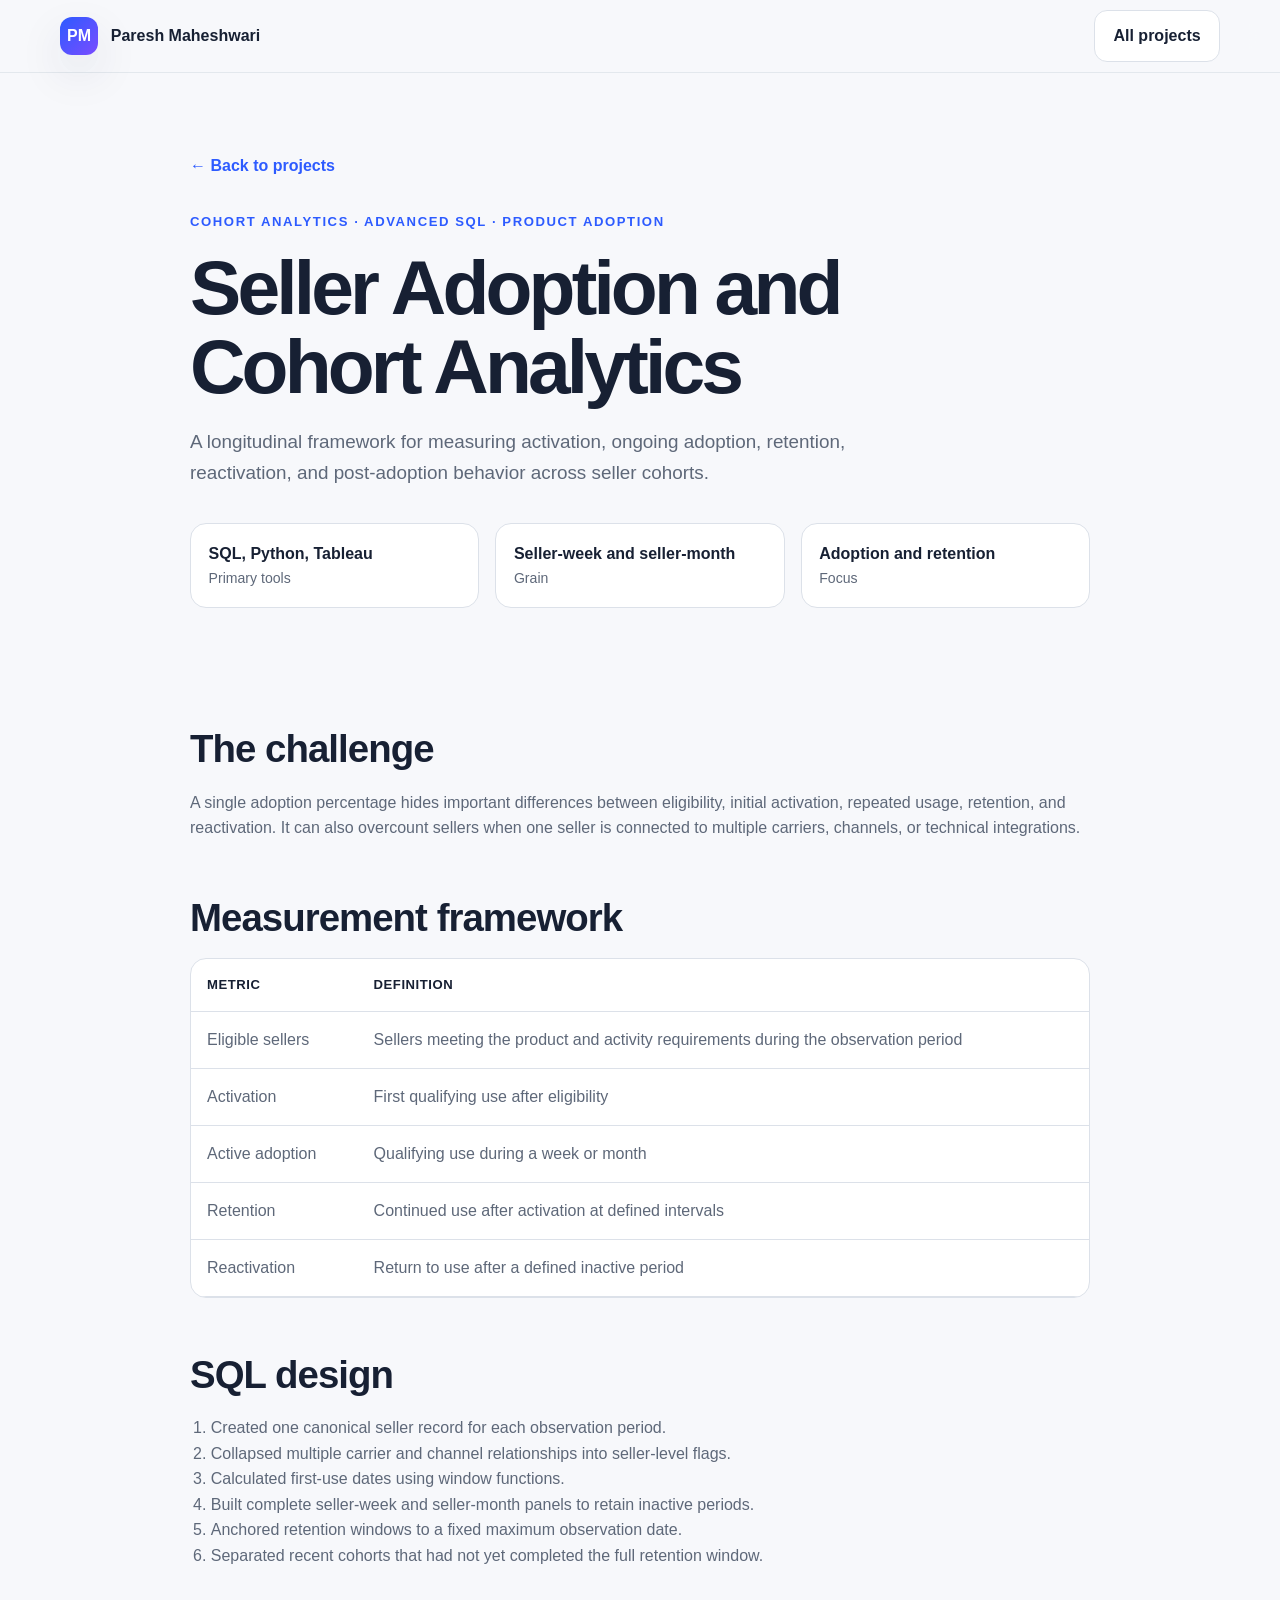
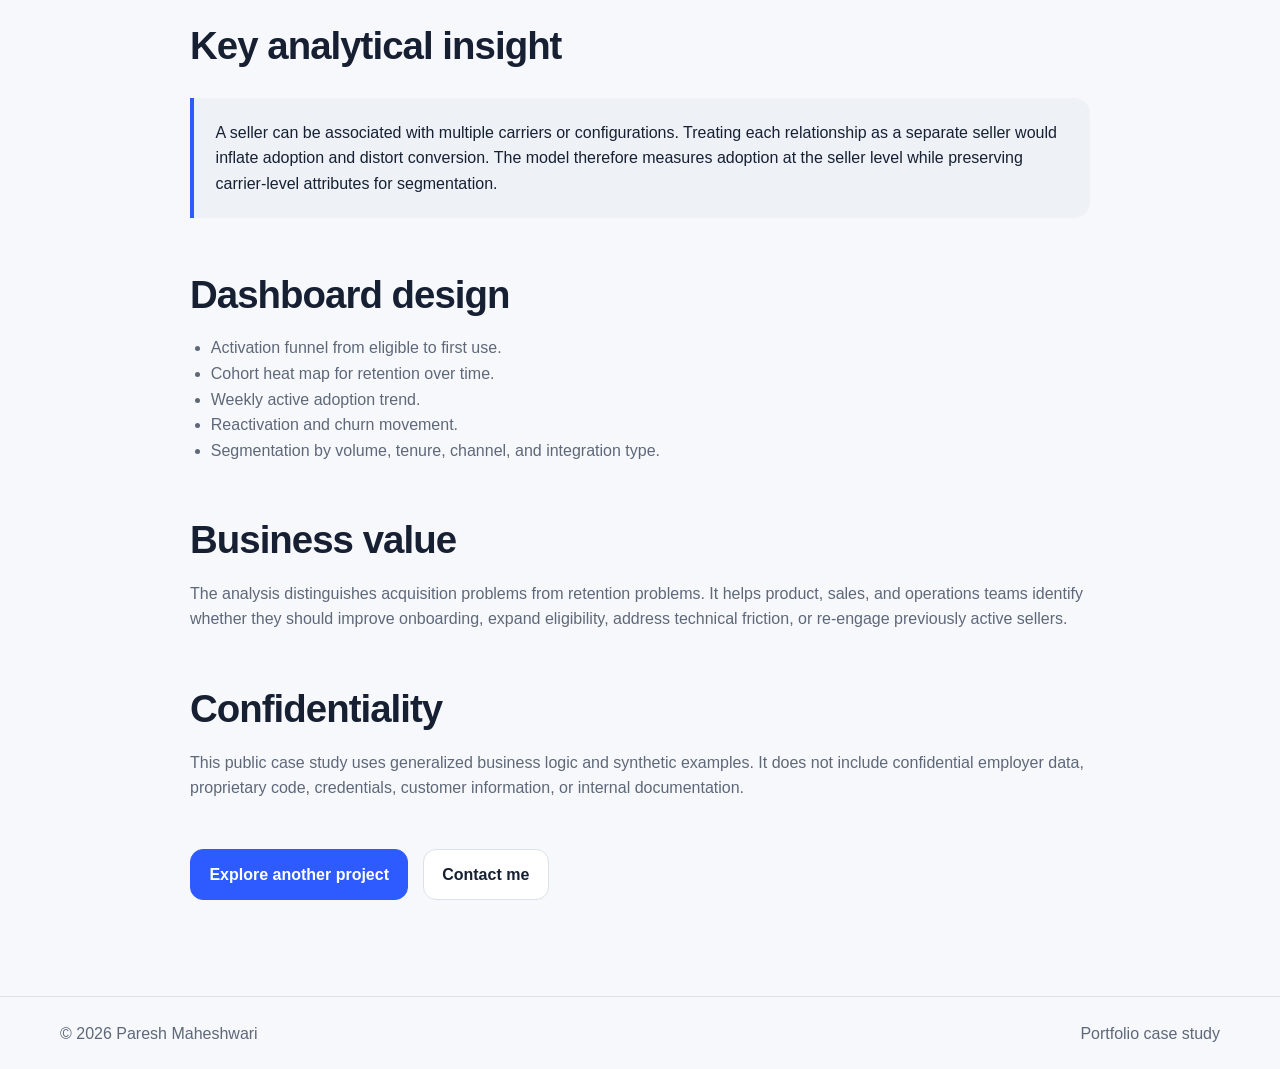
<file: docs/case-studies/seller-adoption-cohort-analytics.html>
<!DOCTYPE html>
<html lang="en">
<head>
  <meta charset="UTF-8" />
  <meta name="viewport" content="width=device-width, initial-scale=1.0" />
  <meta name="description" content="Seller Adoption and Cohort Analytics portfolio case study by Paresh Maheshwari." />
  <title>Seller Adoption and Cohort Analytics | Paresh Maheshwari</title>
  <link rel="stylesheet" href="../assets/styles.css" />
</head>
<body>
  <header class="site-header">
    <nav class="nav container" aria-label="Case study navigation">
      <a class="brand" href="../index.html">
        <span class="brand-mark">PM</span>
        <span>Paresh Maheshwari</span>
      </a>
      <a class="button secondary" href="../index.html#projects">All projects</a>
    </nav>
  </header>

  <main>
    <section class="case-study-hero">
      <div class="case-study-shell">
        <a class="case-study-back" href="../index.html#projects">← Back to projects</a>
        <p class="eyebrow">Cohort analytics · Advanced SQL · Product adoption</p>
        <h1 class="case-study-title">Seller Adoption and Cohort Analytics</h1>
        <p class="case-study-lead">A longitudinal framework for measuring activation, ongoing adoption, retention, reactivation, and post-adoption behavior across seller cohorts.</p>

        <div class="case-study-facts">
          <div class="case-study-fact"><strong>SQL, Python, Tableau</strong><span>Primary tools</span></div>
<div class="case-study-fact"><strong>Seller-week and seller-month</strong><span>Grain</span></div>
<div class="case-study-fact"><strong>Adoption and retention</strong><span>Focus</span></div>
        </div>
      </div>
    </section>

    <section class="case-study-content">
      <div class="case-study-shell">
        <section class="case-study-section">
  <h2>The challenge</h2>
  <p>
    A single adoption percentage hides important differences between eligibility, initial
    activation, repeated usage, retention, and reactivation. It can also overcount sellers when
    one seller is connected to multiple carriers, channels, or technical integrations.
  </p>
</section>

<section class="case-study-section">
  <h2>Measurement framework</h2>
  <div class="case-study-table-wrap">
    <table class="case-study-table">
      <thead><tr><th>Metric</th><th>Definition</th></tr></thead>
      <tbody>
        <tr><td>Eligible sellers</td><td>Sellers meeting the product and activity requirements during the observation period</td></tr>
        <tr><td>Activation</td><td>First qualifying use after eligibility</td></tr>
        <tr><td>Active adoption</td><td>Qualifying use during a week or month</td></tr>
        <tr><td>Retention</td><td>Continued use after activation at defined intervals</td></tr>
        <tr><td>Reactivation</td><td>Return to use after a defined inactive period</td></tr>
      </tbody>
    </table>
  </div>
</section>

<section class="case-study-section">
  <h2>SQL design</h2>
  <ol>
    <li>Created one canonical seller record for each observation period.</li>
    <li>Collapsed multiple carrier and channel relationships into seller-level flags.</li>
    <li>Calculated first-use dates using window functions.</li>
    <li>Built complete seller-week and seller-month panels to retain inactive periods.</li>
    <li>Anchored retention windows to a fixed maximum observation date.</li>
    <li>Separated recent cohorts that had not yet completed the full retention window.</li>
  </ol>
</section>

<section class="case-study-section">
  <h2>Key analytical insight</h2>
  <div class="case-study-callout">
    A seller can be associated with multiple carriers or configurations. Treating each relationship
    as a separate seller would inflate adoption and distort conversion. The model therefore
    measures adoption at the seller level while preserving carrier-level attributes for segmentation.
  </div>
</section>

<section class="case-study-section">
  <h2>Dashboard design</h2>
  <ul>
    <li>Activation funnel from eligible to first use.</li>
    <li>Cohort heat map for retention over time.</li>
    <li>Weekly active adoption trend.</li>
    <li>Reactivation and churn movement.</li>
    <li>Segmentation by volume, tenure, channel, and integration type.</li>
  </ul>
</section>

<section class="case-study-section">
  <h2>Business value</h2>
  <p>
    The analysis distinguishes acquisition problems from retention problems. It helps product,
    sales, and operations teams identify whether they should improve onboarding, expand eligibility,
    address technical friction, or re-engage previously active sellers.
  </p>
</section>

        <section class="case-study-section">
          <h2>Confidentiality</h2>
          <p>
            This public case study uses generalized business logic and synthetic examples.
            It does not include confidential employer data, proprietary code, credentials,
            customer information, or internal documentation.
          </p>
        </section>

        <div class="case-study-footer-actions">
          <a class="button primary" href="../index.html#projects">Explore another project</a>
          <a class="button secondary" href="../index.html#contact">Contact me</a>
        </div>
      </div>
    </section>
  </main>

  <footer class="footer">
    <div class="container footer-row">
      <span>© <span id="year"></span> Paresh Maheshwari</span>
      <span>Portfolio case study</span>
    </div>
  </footer>

  <script>
    const yearElement = document.querySelector("#year");
    if (yearElement) yearElement.textContent = new Date().getFullYear();

    const savedTheme = localStorage.getItem("portfolio-theme");
    if (savedTheme) document.documentElement.dataset.theme = savedTheme;
  </script>
</body>
</html>
</file>
<file: docs/assets/styles.css>
:root {
  --bg: #f7f8fb;
  --surface: #ffffff;
  --surface-muted: #eef1f6;
  --text: #172033;
  --muted: #5e6879;
  --border: #dce1e9;
  --accent: #2d5bff;
  --accent-dark: #1743d5;
  --shadow: 0 18px 45px rgba(33, 43, 74, 0.10);
  --radius: 22px;
  --container: 1160px;
}

[data-theme="dark"] {
  --bg: #0c111c;
  --surface: #131b2a;
  --surface-muted: #101725;
  --text: #f4f7fb;
  --muted: #aab4c4;
  --border: #263146;
  --accent: #7a9cff;
  --accent-dark: #a5b9ff;
  --shadow: 0 18px 45px rgba(0, 0, 0, 0.24);
}

* {
  box-sizing: border-box;
}

html {
  scroll-behavior: smooth;
}

body {
  margin: 0;
  background: var(--bg);
  color: var(--text);
  font-family: Inter, ui-sans-serif, -apple-system, BlinkMacSystemFont, "Segoe UI", sans-serif;
  line-height: 1.6;
}

a {
  color: inherit;
}

button,
a {
  -webkit-tap-highlight-color: transparent;
}

.skip-link {
  position: absolute;
  left: 1rem;
  top: -4rem;
  z-index: 1000;
  background: var(--surface);
  border: 1px solid var(--border);
  padding: 0.75rem 1rem;
  border-radius: 10px;
}

.skip-link:focus {
  top: 1rem;
}

.container {
  width: min(calc(100% - 2rem), var(--container));
  margin: 0 auto;
}

.section {
  padding: 6rem 0;
}

.muted-section {
  background: var(--surface-muted);
}

.site-header {
  position: sticky;
  top: 0;
  z-index: 100;
  backdrop-filter: blur(18px);
  background: color-mix(in srgb, var(--bg) 84%, transparent);
  border-bottom: 1px solid color-mix(in srgb, var(--border) 70%, transparent);
}

.nav,
.footer-row {
  min-height: 72px;
  display: flex;
  align-items: center;
  justify-content: space-between;
  gap: 1.5rem;
}

.brand {
  display: inline-flex;
  align-items: center;
  gap: 0.8rem;
  text-decoration: none;
  font-weight: 750;
}

.brand-mark {
  width: 38px;
  height: 38px;
  display: grid;
  place-items: center;
  border-radius: 12px;
  color: white;
  background: linear-gradient(135deg, var(--accent), #7a4cff);
  box-shadow: var(--shadow);
}

.nav-links {
  display: flex;
  align-items: center;
  gap: 1.2rem;
}

.nav-links a {
  text-decoration: none;
  color: var(--muted);
  font-weight: 650;
}

.nav-links a:hover,
.nav-links a:focus {
  color: var(--text);
}

.menu-toggle,
.theme-toggle {
  border: 1px solid var(--border);
  background: var(--surface);
  color: var(--text);
  border-radius: 11px;
  min-width: 42px;
  min-height: 42px;
  cursor: pointer;
}

.menu-toggle {
  display: none;
}

.hero {
  padding-top: 7rem;
}

.hero-grid,
.split-grid {
  display: grid;
  grid-template-columns: 1.25fr 0.75fr;
  gap: 4rem;
  align-items: center;
}

.eyebrow {
  margin: 0 0 1rem;
  color: var(--accent);
  font-size: 0.82rem;
  font-weight: 800;
  letter-spacing: 0.12em;
  text-transform: uppercase;
}

h1,
h2,
h3,
p {
  margin-top: 0;
}

h1 {
  max-width: 850px;
  margin-bottom: 1.5rem;
  font-size: clamp(2.7rem, 7vw, 5.8rem);
  line-height: 1.02;
  letter-spacing: -0.055em;
}

h2 {
  margin-bottom: 1.25rem;
  font-size: clamp(2rem, 4vw, 3.6rem);
  line-height: 1.08;
  letter-spacing: -0.035em;
}

h3 {
  line-height: 1.25;
}

.hero-text,
.body-copy,
.section-heading > p,
.contact-card p {
  color: var(--muted);
  font-size: 1.08rem;
}

.hero-text {
  max-width: 720px;
}

.hero-actions,
.contact-actions,
.filters {
  display: flex;
  flex-wrap: wrap;
  gap: 0.9rem;
}

.hero-actions {
  margin: 2rem 0 2.5rem;
}

.button {
  display: inline-flex;
  align-items: center;
  justify-content: center;
  min-height: 48px;
  padding: 0.75rem 1.15rem;
  border: 1px solid var(--border);
  border-radius: 13px;
  text-decoration: none;
  font-weight: 750;
  transition: transform 180ms ease, box-shadow 180ms ease, background 180ms ease;
}

.button:hover,
.button:focus {
  transform: translateY(-2px);
  box-shadow: var(--shadow);
}

.button.primary {
  color: white;
  background: var(--accent);
  border-color: var(--accent);
}

.button.primary:hover,
.button.primary:focus {
  background: var(--accent-dark);
}

.button.secondary {
  background: var(--surface);
}

.proof-points {
  list-style: none;
  padding: 0;
  display: flex;
  flex-wrap: wrap;
  gap: 2rem;
}

.proof-points li {
  display: grid;
  gap: 0.1rem;
}

.proof-points strong {
  font-size: 1.1rem;
}

.proof-points span {
  color: var(--muted);
  font-size: 0.92rem;
}

.hero-card,
.contact-card,
.project-card,
.process-grid article {
  background: var(--surface);
  border: 1px solid var(--border);
  border-radius: var(--radius);
  box-shadow: var(--shadow);
}

.hero-card {
  padding: 2rem;
}

.status-row {
  display: flex;
  align-items: center;
  gap: 0.6rem;
  margin-bottom: 2rem;
  color: var(--muted);
  font-size: 0.92rem;
}

.status-dot {
  width: 10px;
  height: 10px;
  border-radius: 50%;
  background: #2fbd78;
  box-shadow: 0 0 0 6px rgba(47, 189, 120, 0.12);
}

.skill-cloud {
  display: flex;
  flex-wrap: wrap;
  gap: 0.65rem;
}

.skill-cloud span,
.tag {
  padding: 0.42rem 0.7rem;
  background: var(--surface-muted);
  border: 1px solid var(--border);
  border-radius: 999px;
  color: var(--muted);
  font-size: 0.82rem;
  font-weight: 700;
}

.section-heading {
  display: flex;
  align-items: end;
  justify-content: space-between;
  gap: 2rem;
  margin-bottom: 2rem;
}

.section-heading > p {
  max-width: 520px;
}

.filters {
  margin-bottom: 2rem;
}

.filter-button {
  padding: 0.62rem 0.9rem;
  border: 1px solid var(--border);
  border-radius: 999px;
  color: var(--muted);
  background: var(--surface);
  cursor: pointer;
  font-weight: 700;
}

.filter-button.active,
.filter-button:hover,
.filter-button:focus {
  color: white;
  background: var(--accent);
  border-color: var(--accent);
}

.project-grid {
  display: grid;
  grid-template-columns: repeat(2, minmax(0, 1fr));
  gap: 1.25rem;
}

.project-card {
  min-height: 100%;
  padding: 1.5rem;
  display: flex;
  flex-direction: column;
  transition: transform 180ms ease, border-color 180ms ease;
}

.project-card:hover {
  transform: translateY(-4px);
  border-color: color-mix(in srgb, var(--accent) 60%, var(--border));
}

.project-icon {
  width: 48px;
  height: 48px;
  display: grid;
  place-items: center;
  border-radius: 14px;
  margin-bottom: 1.2rem;
  background: var(--surface-muted);
  font-size: 1.35rem;
}

.project-card p {
  color: var(--muted);
}

.project-tags {
  display: flex;
  flex-wrap: wrap;
  gap: 0.5rem;
  margin: auto 0 1.3rem;
}

.project-links {
  display: flex;
  flex-wrap: wrap;
  gap: 1rem;
}

.project-links a {
  color: var(--accent);
  font-weight: 750;
  text-decoration: none;
}

.process-grid {
  display: grid;
  grid-template-columns: repeat(4, minmax(0, 1fr));
  gap: 1rem;
}

.process-grid article {
  padding: 1.4rem;
}

.process-grid article > span {
  color: var(--accent);
  font-weight: 850;
}

.process-grid p {
  color: var(--muted);
}

.contact-card {
  padding: clamp(1.5rem, 4vw, 3rem);
  display: grid;
  grid-template-columns: 1.3fr 0.7fr;
  gap: 2rem;
  align-items: center;
}

.contact-actions {
  justify-content: flex-end;
}

.footer {
  border-top: 1px solid var(--border);
  color: var(--muted);
}

@media (max-width: 900px) {
  .hero-grid,
  .split-grid,
  .contact-card {
    grid-template-columns: 1fr;
    gap: 2rem;
  }

  .process-grid {
    grid-template-columns: repeat(2, minmax(0, 1fr));
  }

  .contact-actions {
    justify-content: flex-start;
  }
}

@media (max-width: 720px) {
  .section {
    padding: 4.5rem 0;
  }

  .menu-toggle {
    display: inline-grid;
    place-items: center;
  }

  .nav-links {
    position: absolute;
    top: 72px;
    left: 1rem;
    right: 1rem;
    display: none;
    padding: 1rem;
    background: var(--surface);
    border: 1px solid var(--border);
    border-radius: 16px;
    box-shadow: var(--shadow);
  }

  .nav-links.open {
    display: grid;
  }

  .project-grid,
  .process-grid {
    grid-template-columns: 1fr;
  }

  .section-heading,
  .footer-row {
    align-items: flex-start;
    flex-direction: column;
  }

  .proof-points {
    gap: 1.2rem;
  }
}

@media (prefers-reduced-motion: reduce) {
  * {
    scroll-behavior: auto !important;
    transition: none !important;
  }
}

/* ===== Case-study additions ===== */

.project-card[hidden] {
  display: none;
}

.project-meta {
  display: flex;
  align-items: center;
  margin: -0.25rem 0 0.8rem;
}

.project-status {
  display: inline-flex;
  align-items: center;
  padding: 0.32rem 0.62rem;
  border: 1px solid color-mix(in srgb, var(--accent) 28%, var(--border));
  border-radius: 999px;
  background: color-mix(in srgb, var(--accent) 9%, var(--surface));
  color: var(--accent);
  font-size: 0.75rem;
  font-weight: 800;
  letter-spacing: 0.02em;
}

.case-study-hero {
  padding: 5rem 0 3rem;
}

.case-study-shell {
  width: min(calc(100% - 2rem), 900px);
  margin: 0 auto;
}

.case-study-back {
  display: inline-flex;
  margin-bottom: 2rem;
  color: var(--accent);
  font-weight: 750;
  text-decoration: none;
}

.case-study-title {
  max-width: 850px;
  margin-bottom: 1.25rem;
  font-size: clamp(2.5rem, 6vw, 4.8rem);
  line-height: 1.04;
  letter-spacing: -0.05em;
}

.case-study-lead {
  max-width: 760px;
  color: var(--muted);
  font-size: 1.18rem;
}

.case-study-facts {
  display: grid;
  grid-template-columns: repeat(3, minmax(0, 1fr));
  gap: 1rem;
  margin-top: 2.2rem;
}

.case-study-fact {
  padding: 1.1rem;
  border: 1px solid var(--border);
  border-radius: 16px;
  background: var(--surface);
}

.case-study-fact strong,
.case-study-fact span {
  display: block;
}

.case-study-fact span {
  color: var(--muted);
  font-size: 0.88rem;
}

.case-study-content {
  padding: 1rem 0 6rem;
}

.case-study-section {
  margin-top: 3.5rem;
}

.case-study-section h2 {
  font-size: clamp(1.7rem, 3vw, 2.45rem);
  letter-spacing: -0.025em;
}

.case-study-section h3 {
  margin-top: 1.8rem;
}

.case-study-section p,
.case-study-section li {
  color: var(--muted);
}

.case-study-section ul,
.case-study-section ol {
  padding-left: 1.3rem;
}

.case-study-callout {
  margin: 2rem 0;
  padding: 1.35rem;
  border-left: 4px solid var(--accent);
  border-radius: 0 16px 16px 0;
  background: var(--surface-muted);
}

.case-study-table-wrap {
  overflow-x: auto;
  border: 1px solid var(--border);
  border-radius: 16px;
  background: var(--surface);
}

.case-study-table {
  width: 100%;
  border-collapse: collapse;
}

.case-study-table th,
.case-study-table td {
  padding: 0.95rem 1rem;
  border-bottom: 1px solid var(--border);
  text-align: left;
  vertical-align: top;
}

.case-study-table th {
  font-size: 0.82rem;
  letter-spacing: 0.04em;
  text-transform: uppercase;
}

.case-study-table td {
  color: var(--muted);
}

.case-study-code {
  overflow-x: auto;
  padding: 1.2rem;
  border: 1px solid var(--border);
  border-radius: 16px;
  background: #0f1724;
  color: #e9eef8;
  line-height: 1.55;
}

.case-study-footer-actions {
  display: flex;
  flex-wrap: wrap;
  gap: 0.9rem;
  margin-top: 3rem;
}

@media (max-width: 720px) {
  .case-study-facts {
    grid-template-columns: 1fr;
  }

  .case-study-hero {
    padding-top: 3.5rem;
  }
}


/* ===== Enterprise AI Usage case study ===== */
.case-study-metrics {
  display: grid;
  grid-template-columns: repeat(4, minmax(0, 1fr));
  gap: 1rem;
  margin: 1.5rem 0;
}
.case-study-metric {
  padding: 1.1rem;
  border: 1px solid var(--border);
  border-radius: 16px;
  background: var(--surface);
}
.case-study-metric strong,
.case-study-metric span {
  display: block;
}
.case-study-metric strong {
  font-size: 1.45rem;
  letter-spacing: -0.025em;
}
.case-study-metric span {
  color: var(--muted);
  font-size: 0.86rem;
}
.case-study-image {
  width: 100%;
  display: block;
  margin: 1.25rem 0 0.7rem;
  border: 1px solid var(--border);
  border-radius: 18px;
  background: var(--surface);
  box-shadow: var(--shadow);
}
.case-study-caption {
  color: var(--muted);
  font-size: 0.88rem;
}
.case-study-link-row {
  display: flex;
  flex-wrap: wrap;
  gap: 0.9rem;
  margin-top: 1.5rem;
}
@media (max-width: 720px) {
  .case-study-metrics {
    grid-template-columns: repeat(2, minmax(0, 1fr));
  }
}
</file>
<file: .portfolio_backup_20260724_130148/docs/assets/styles.css>
:root {
  --bg: #f7f8fb;
  --surface: #ffffff;
  --surface-muted: #eef1f6;
  --text: #172033;
  --muted: #5e6879;
  --border: #dce1e9;
  --accent: #2d5bff;
  --accent-dark: #1743d5;
  --shadow: 0 18px 45px rgba(33, 43, 74, 0.10);
  --radius: 22px;
  --container: 1160px;
}

[data-theme="dark"] {
  --bg: #0c111c;
  --surface: #131b2a;
  --surface-muted: #101725;
  --text: #f4f7fb;
  --muted: #aab4c4;
  --border: #263146;
  --accent: #7a9cff;
  --accent-dark: #a5b9ff;
  --shadow: 0 18px 45px rgba(0, 0, 0, 0.24);
}

* {
  box-sizing: border-box;
}

html {
  scroll-behavior: smooth;
}

body {
  margin: 0;
  background: var(--bg);
  color: var(--text);
  font-family: Inter, ui-sans-serif, -apple-system, BlinkMacSystemFont, "Segoe UI", sans-serif;
  line-height: 1.6;
}

a {
  color: inherit;
}

button,
a {
  -webkit-tap-highlight-color: transparent;
}

.skip-link {
  position: absolute;
  left: 1rem;
  top: -4rem;
  z-index: 1000;
  background: var(--surface);
  border: 1px solid var(--border);
  padding: 0.75rem 1rem;
  border-radius: 10px;
}

.skip-link:focus {
  top: 1rem;
}

.container {
  width: min(calc(100% - 2rem), var(--container));
  margin: 0 auto;
}

.section {
  padding: 6rem 0;
}

.muted-section {
  background: var(--surface-muted);
}

.site-header {
  position: sticky;
  top: 0;
  z-index: 100;
  backdrop-filter: blur(18px);
  background: color-mix(in srgb, var(--bg) 84%, transparent);
  border-bottom: 1px solid color-mix(in srgb, var(--border) 70%, transparent);
}

.nav,
.footer-row {
  min-height: 72px;
  display: flex;
  align-items: center;
  justify-content: space-between;
  gap: 1.5rem;
}

.brand {
  display: inline-flex;
  align-items: center;
  gap: 0.8rem;
  text-decoration: none;
  font-weight: 750;
}

.brand-mark {
  width: 38px;
  height: 38px;
  display: grid;
  place-items: center;
  border-radius: 12px;
  color: white;
  background: linear-gradient(135deg, var(--accent), #7a4cff);
  box-shadow: var(--shadow);
}

.nav-links {
  display: flex;
  align-items: center;
  gap: 1.2rem;
}

.nav-links a {
  text-decoration: none;
  color: var(--muted);
  font-weight: 650;
}

.nav-links a:hover,
.nav-links a:focus {
  color: var(--text);
}

.menu-toggle,
.theme-toggle {
  border: 1px solid var(--border);
  background: var(--surface);
  color: var(--text);
  border-radius: 11px;
  min-width: 42px;
  min-height: 42px;
  cursor: pointer;
}

.menu-toggle {
  display: none;
}

.hero {
  padding-top: 7rem;
}

.hero-grid,
.split-grid {
  display: grid;
  grid-template-columns: 1.25fr 0.75fr;
  gap: 4rem;
  align-items: center;
}

.eyebrow {
  margin: 0 0 1rem;
  color: var(--accent);
  font-size: 0.82rem;
  font-weight: 800;
  letter-spacing: 0.12em;
  text-transform: uppercase;
}

h1,
h2,
h3,
p {
  margin-top: 0;
}

h1 {
  max-width: 850px;
  margin-bottom: 1.5rem;
  font-size: clamp(2.7rem, 7vw, 5.8rem);
  line-height: 1.02;
  letter-spacing: -0.055em;
}

h2 {
  margin-bottom: 1.25rem;
  font-size: clamp(2rem, 4vw, 3.6rem);
  line-height: 1.08;
  letter-spacing: -0.035em;
}

h3 {
  line-height: 1.25;
}

.hero-text,
.body-copy,
.section-heading > p,
.contact-card p {
  color: var(--muted);
  font-size: 1.08rem;
}

.hero-text {
  max-width: 720px;
}

.hero-actions,
.contact-actions,
.filters {
  display: flex;
  flex-wrap: wrap;
  gap: 0.9rem;
}

.hero-actions {
  margin: 2rem 0 2.5rem;
}

.button {
  display: inline-flex;
  align-items: center;
  justify-content: center;
  min-height: 48px;
  padding: 0.75rem 1.15rem;
  border: 1px solid var(--border);
  border-radius: 13px;
  text-decoration: none;
  font-weight: 750;
  transition: transform 180ms ease, box-shadow 180ms ease, background 180ms ease;
}

.button:hover,
.button:focus {
  transform: translateY(-2px);
  box-shadow: var(--shadow);
}

.button.primary {
  color: white;
  background: var(--accent);
  border-color: var(--accent);
}

.button.primary:hover,
.button.primary:focus {
  background: var(--accent-dark);
}

.button.secondary {
  background: var(--surface);
}

.proof-points {
  list-style: none;
  padding: 0;
  display: flex;
  flex-wrap: wrap;
  gap: 2rem;
}

.proof-points li {
  display: grid;
  gap: 0.1rem;
}

.proof-points strong {
  font-size: 1.1rem;
}

.proof-points span {
  color: var(--muted);
  font-size: 0.92rem;
}

.hero-card,
.contact-card,
.project-card,
.process-grid article {
  background: var(--surface);
  border: 1px solid var(--border);
  border-radius: var(--radius);
  box-shadow: var(--shadow);
}

.hero-card {
  padding: 2rem;
}

.status-row {
  display: flex;
  align-items: center;
  gap: 0.6rem;
  margin-bottom: 2rem;
  color: var(--muted);
  font-size: 0.92rem;
}

.status-dot {
  width: 10px;
  height: 10px;
  border-radius: 50%;
  background: #2fbd78;
  box-shadow: 0 0 0 6px rgba(47, 189, 120, 0.12);
}

.skill-cloud {
  display: flex;
  flex-wrap: wrap;
  gap: 0.65rem;
}

.skill-cloud span,
.tag {
  padding: 0.42rem 0.7rem;
  background: var(--surface-muted);
  border: 1px solid var(--border);
  border-radius: 999px;
  color: var(--muted);
  font-size: 0.82rem;
  font-weight: 700;
}

.section-heading {
  display: flex;
  align-items: end;
  justify-content: space-between;
  gap: 2rem;
  margin-bottom: 2rem;
}

.section-heading > p {
  max-width: 520px;
}

.filters {
  margin-bottom: 2rem;
}

.filter-button {
  padding: 0.62rem 0.9rem;
  border: 1px solid var(--border);
  border-radius: 999px;
  color: var(--muted);
  background: var(--surface);
  cursor: pointer;
  font-weight: 700;
}

.filter-button.active,
.filter-button:hover,
.filter-button:focus {
  color: white;
  background: var(--accent);
  border-color: var(--accent);
}

.project-grid {
  display: grid;
  grid-template-columns: repeat(2, minmax(0, 1fr));
  gap: 1.25rem;
}

.project-card {
  min-height: 100%;
  padding: 1.5rem;
  display: flex;
  flex-direction: column;
  transition: transform 180ms ease, border-color 180ms ease;
}

.project-card:hover {
  transform: translateY(-4px);
  border-color: color-mix(in srgb, var(--accent) 60%, var(--border));
}

.project-icon {
  width: 48px;
  height: 48px;
  display: grid;
  place-items: center;
  border-radius: 14px;
  margin-bottom: 1.2rem;
  background: var(--surface-muted);
  font-size: 1.35rem;
}

.project-card p {
  color: var(--muted);
}

.project-tags {
  display: flex;
  flex-wrap: wrap;
  gap: 0.5rem;
  margin: auto 0 1.3rem;
}

.project-links {
  display: flex;
  flex-wrap: wrap;
  gap: 1rem;
}

.project-links a {
  color: var(--accent);
  font-weight: 750;
  text-decoration: none;
}

.process-grid {
  display: grid;
  grid-template-columns: repeat(4, minmax(0, 1fr));
  gap: 1rem;
}

.process-grid article {
  padding: 1.4rem;
}

.process-grid article > span {
  color: var(--accent);
  font-weight: 850;
}

.process-grid p {
  color: var(--muted);
}

.contact-card {
  padding: clamp(1.5rem, 4vw, 3rem);
  display: grid;
  grid-template-columns: 1.3fr 0.7fr;
  gap: 2rem;
  align-items: center;
}

.contact-actions {
  justify-content: flex-end;
}

.footer {
  border-top: 1px solid var(--border);
  color: var(--muted);
}

@media (max-width: 900px) {
  .hero-grid,
  .split-grid,
  .contact-card {
    grid-template-columns: 1fr;
    gap: 2rem;
  }

  .process-grid {
    grid-template-columns: repeat(2, minmax(0, 1fr));
  }

  .contact-actions {
    justify-content: flex-start;
  }
}

@media (max-width: 720px) {
  .section {
    padding: 4.5rem 0;
  }

  .menu-toggle {
    display: inline-grid;
    place-items: center;
  }

  .nav-links {
    position: absolute;
    top: 72px;
    left: 1rem;
    right: 1rem;
    display: none;
    padding: 1rem;
    background: var(--surface);
    border: 1px solid var(--border);
    border-radius: 16px;
    box-shadow: var(--shadow);
  }

  .nav-links.open {
    display: grid;
  }

  .project-grid,
  .process-grid {
    grid-template-columns: 1fr;
  }

  .section-heading,
  .footer-row {
    align-items: flex-start;
    flex-direction: column;
  }

  .proof-points {
    gap: 1.2rem;
  }
}

@media (prefers-reduced-motion: reduce) {
  * {
    scroll-behavior: auto !important;
    transition: none !important;
  }
}
</file>
